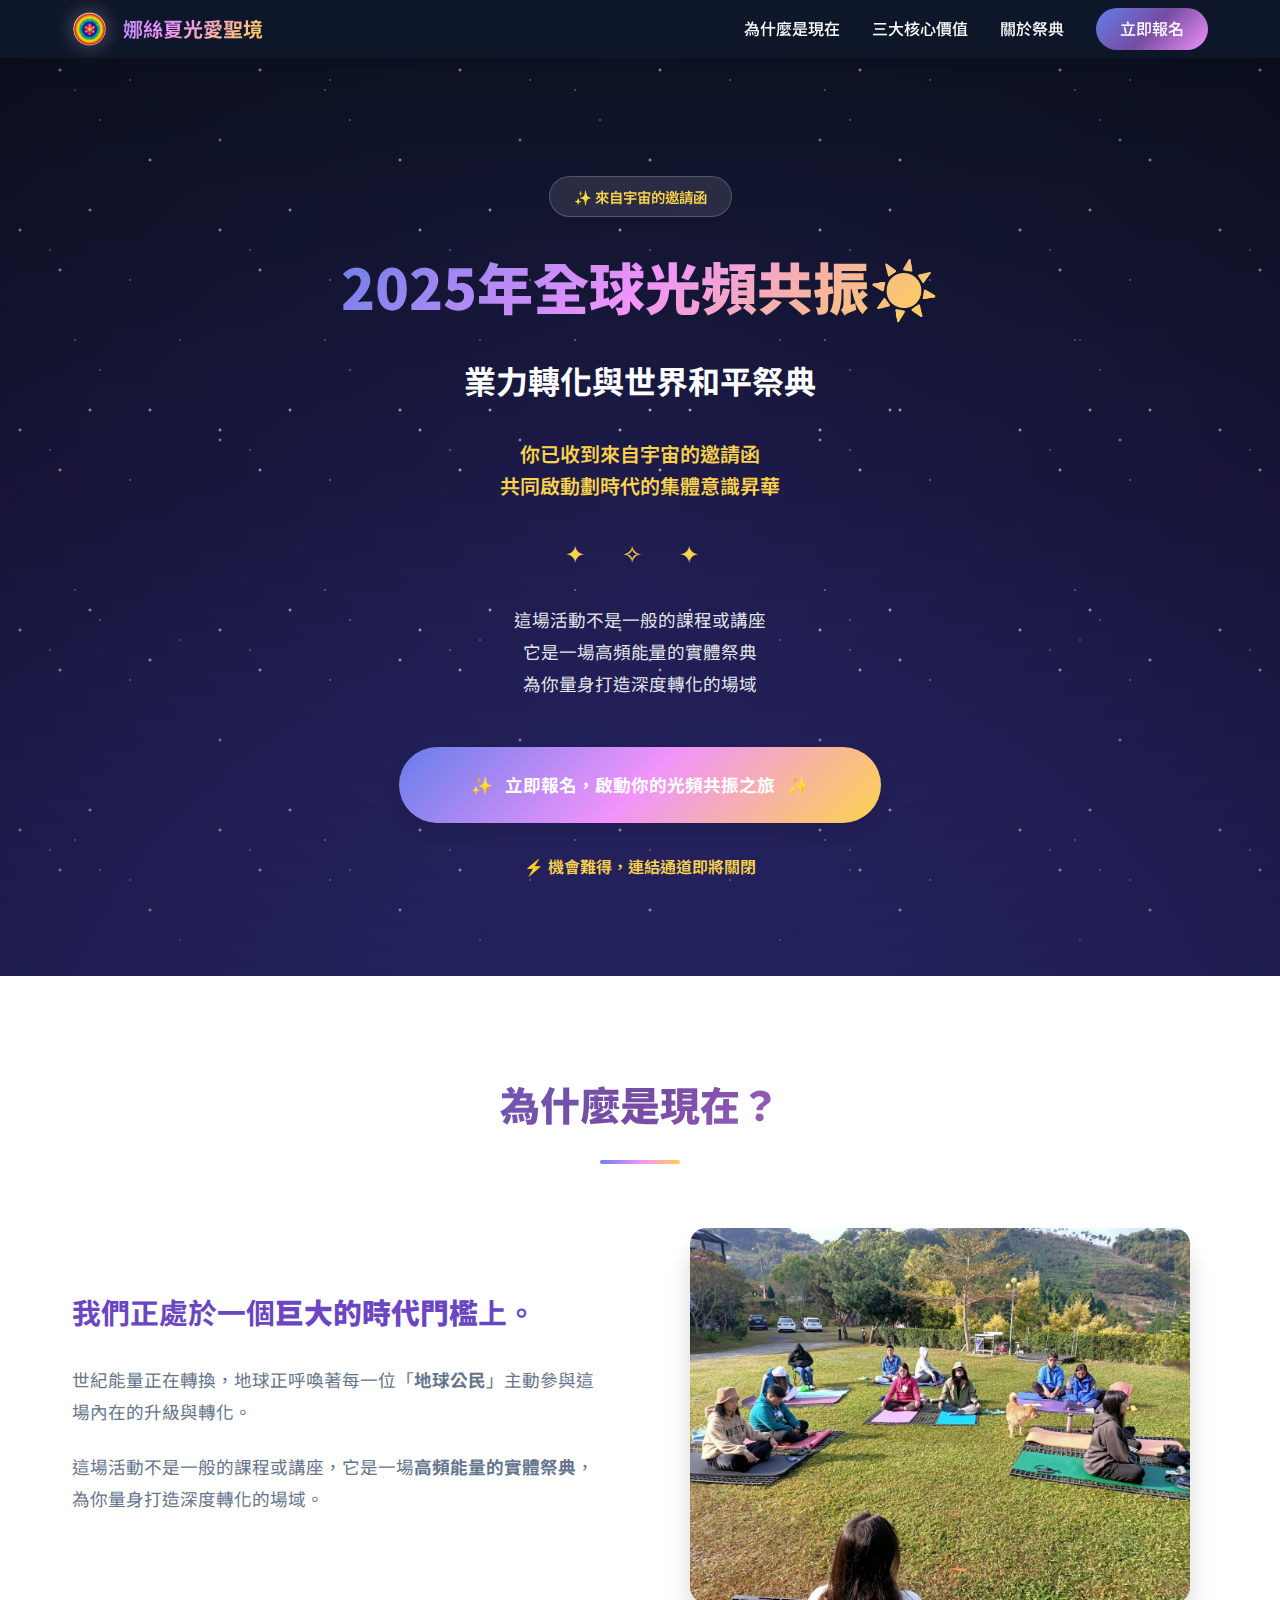
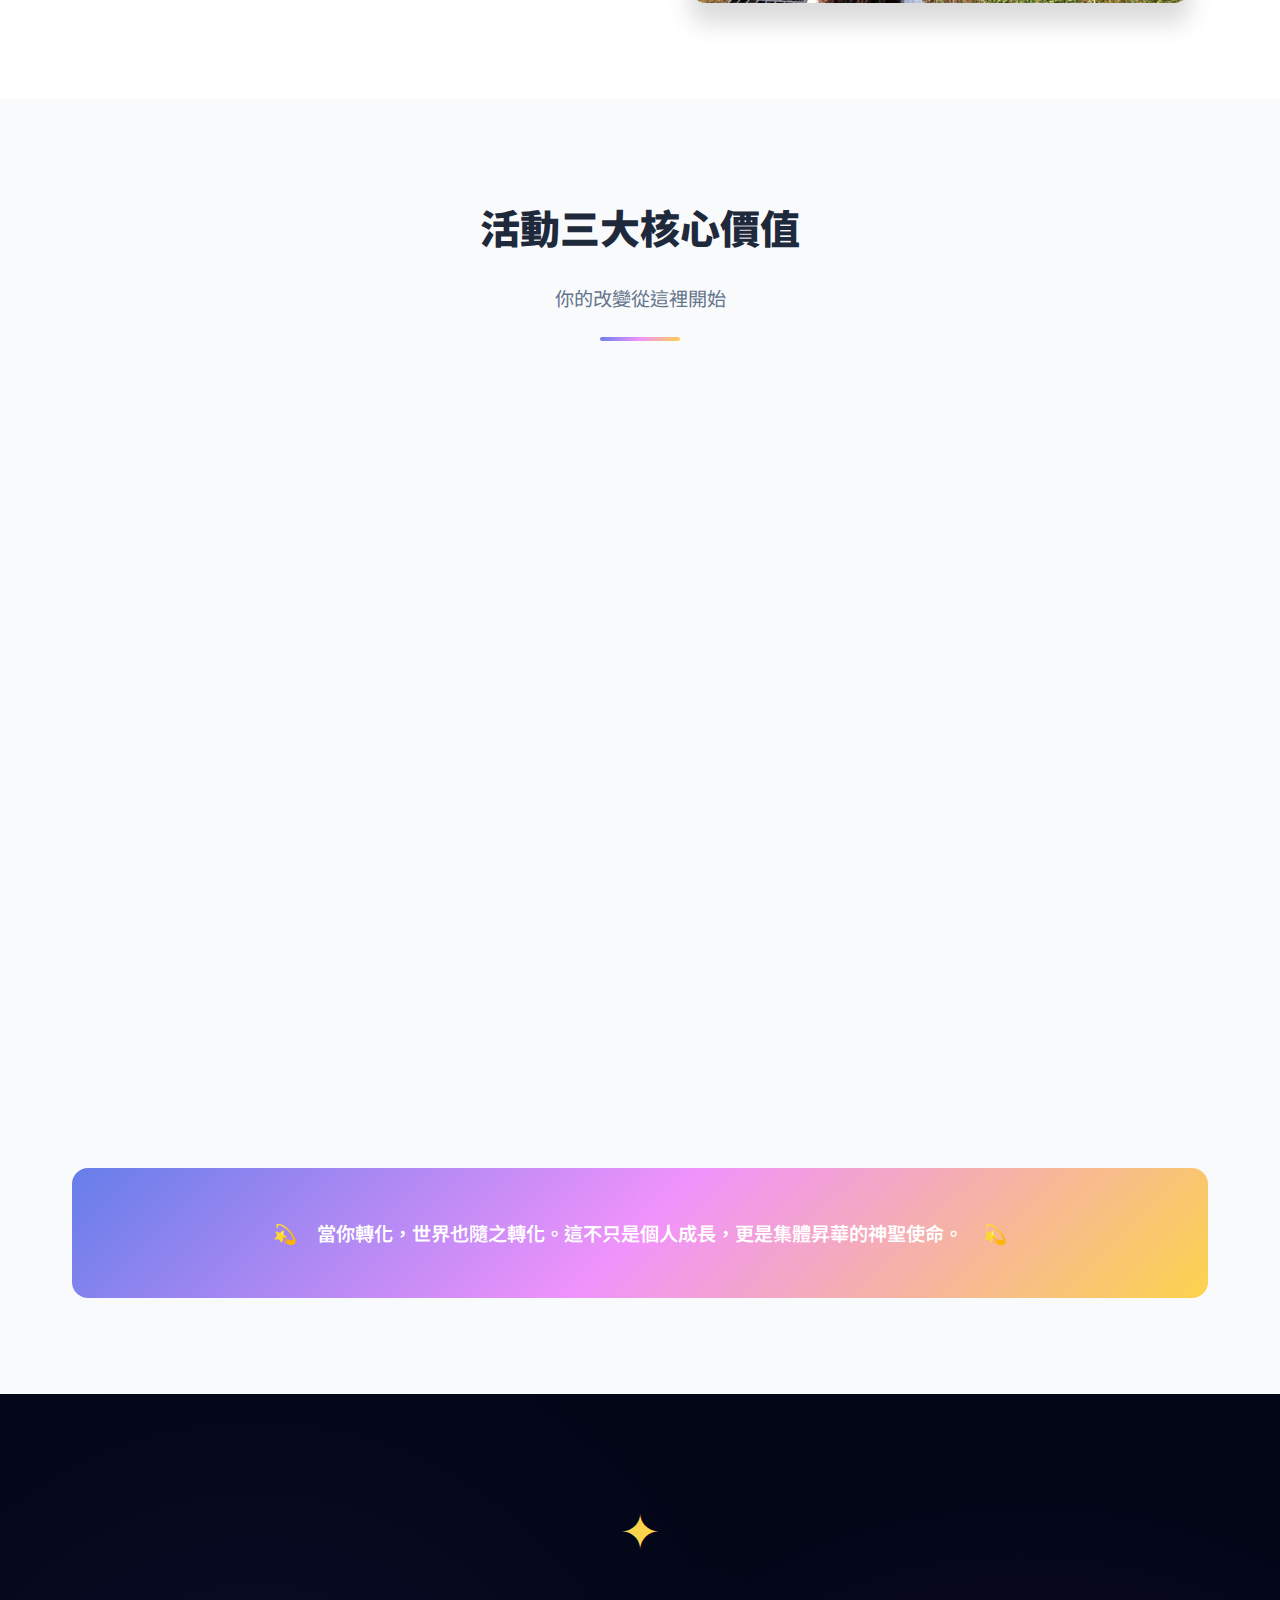
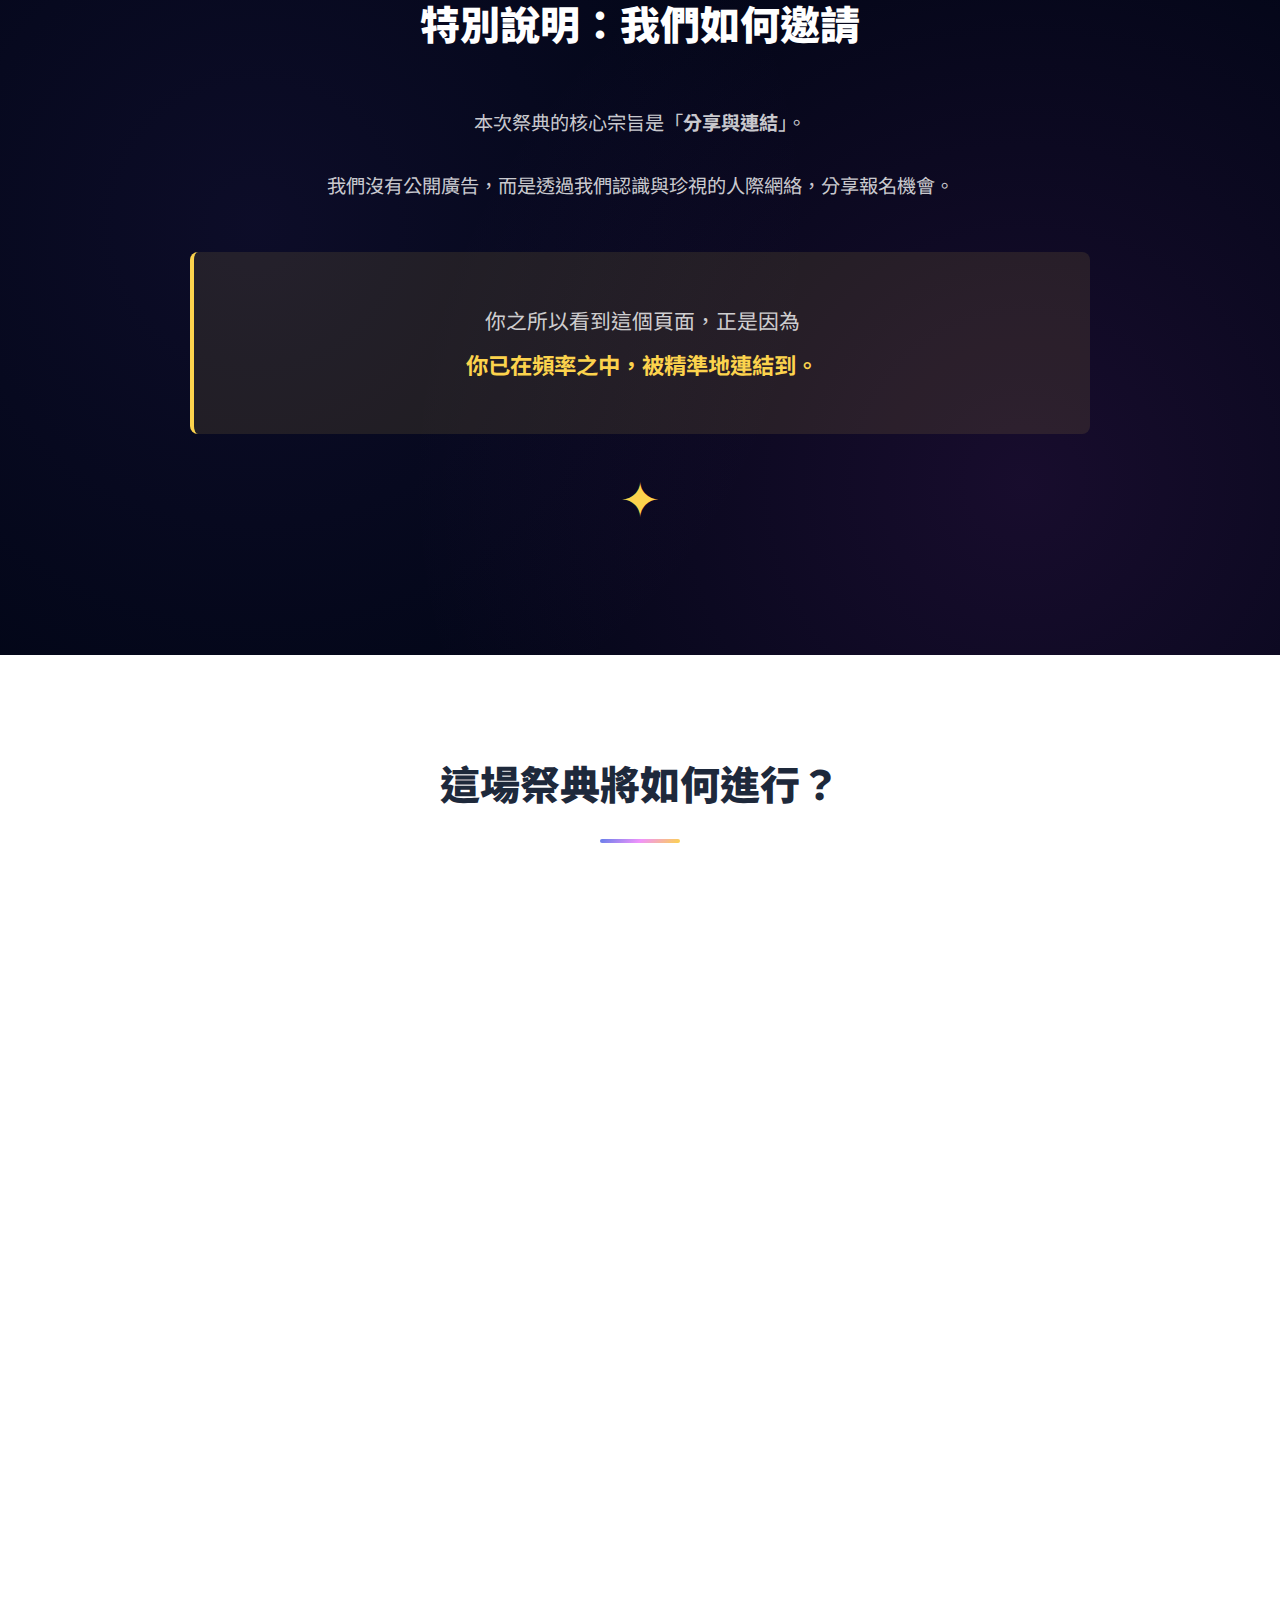
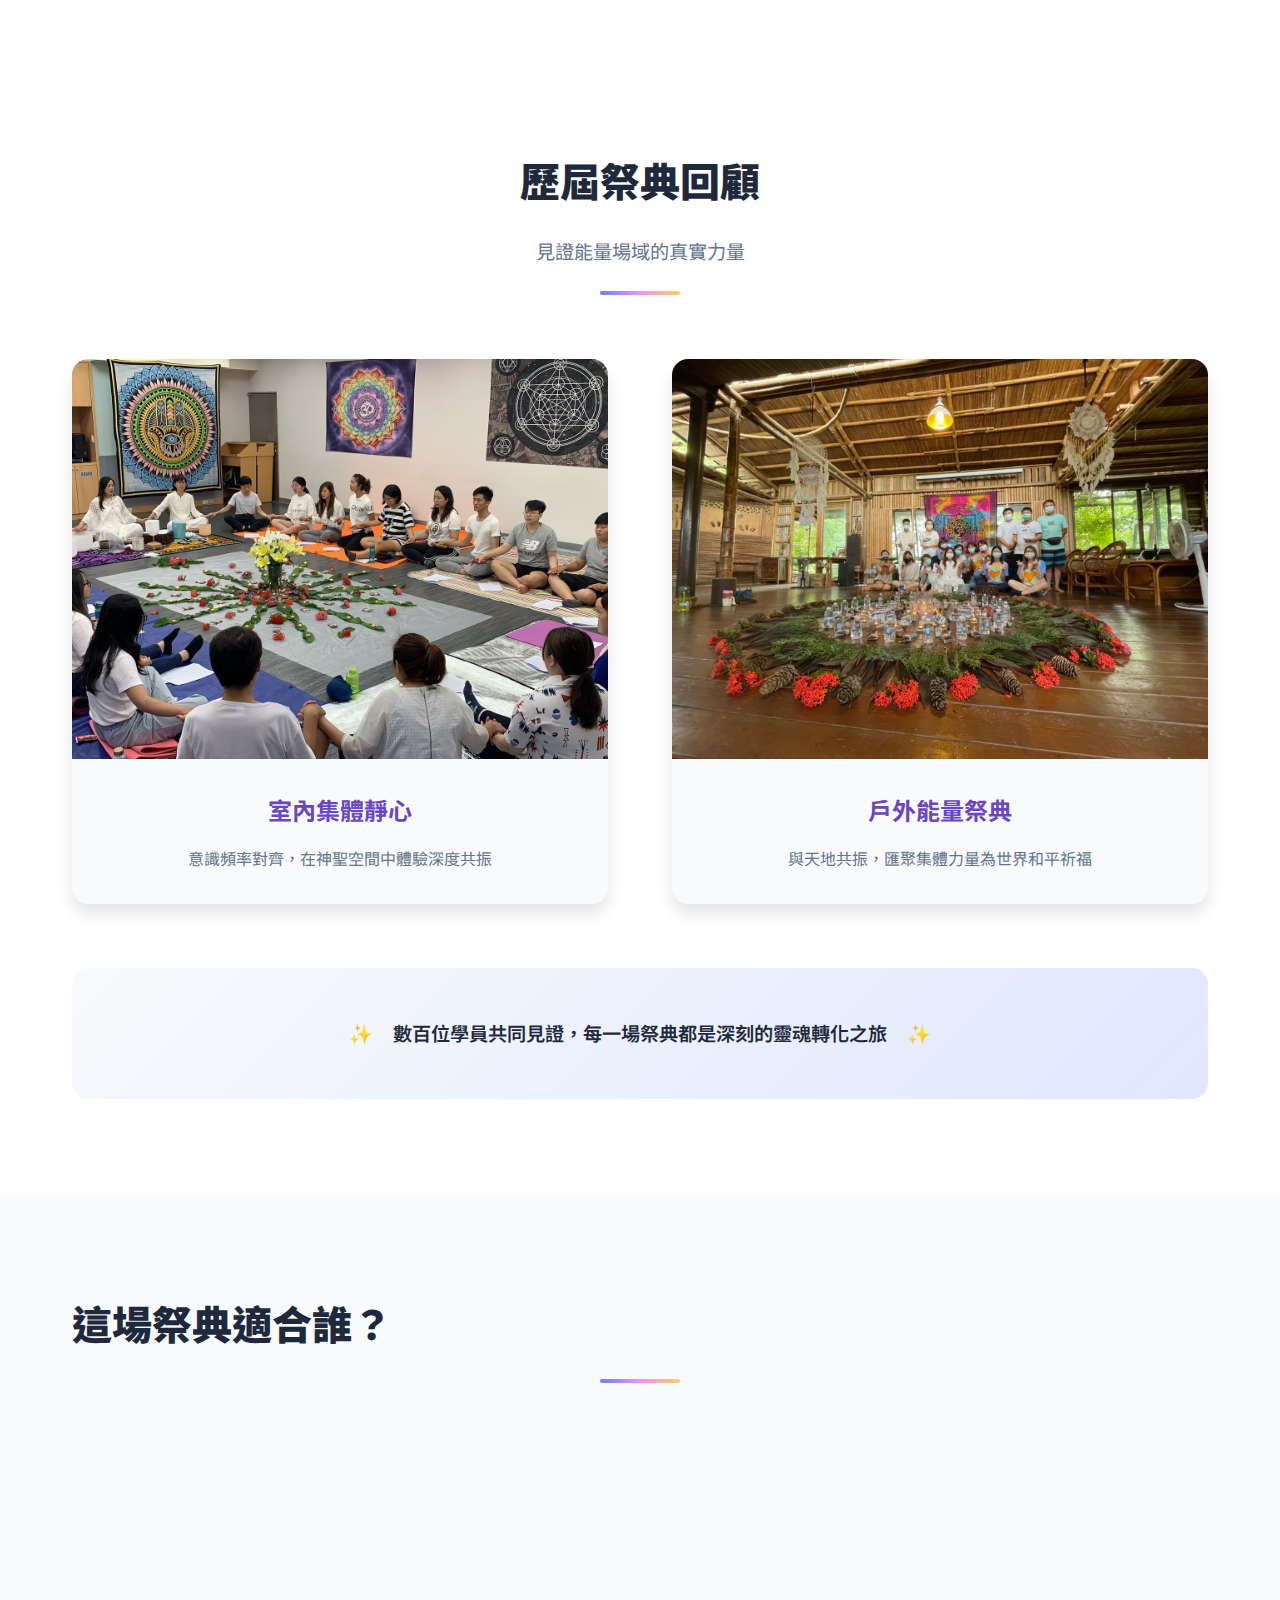
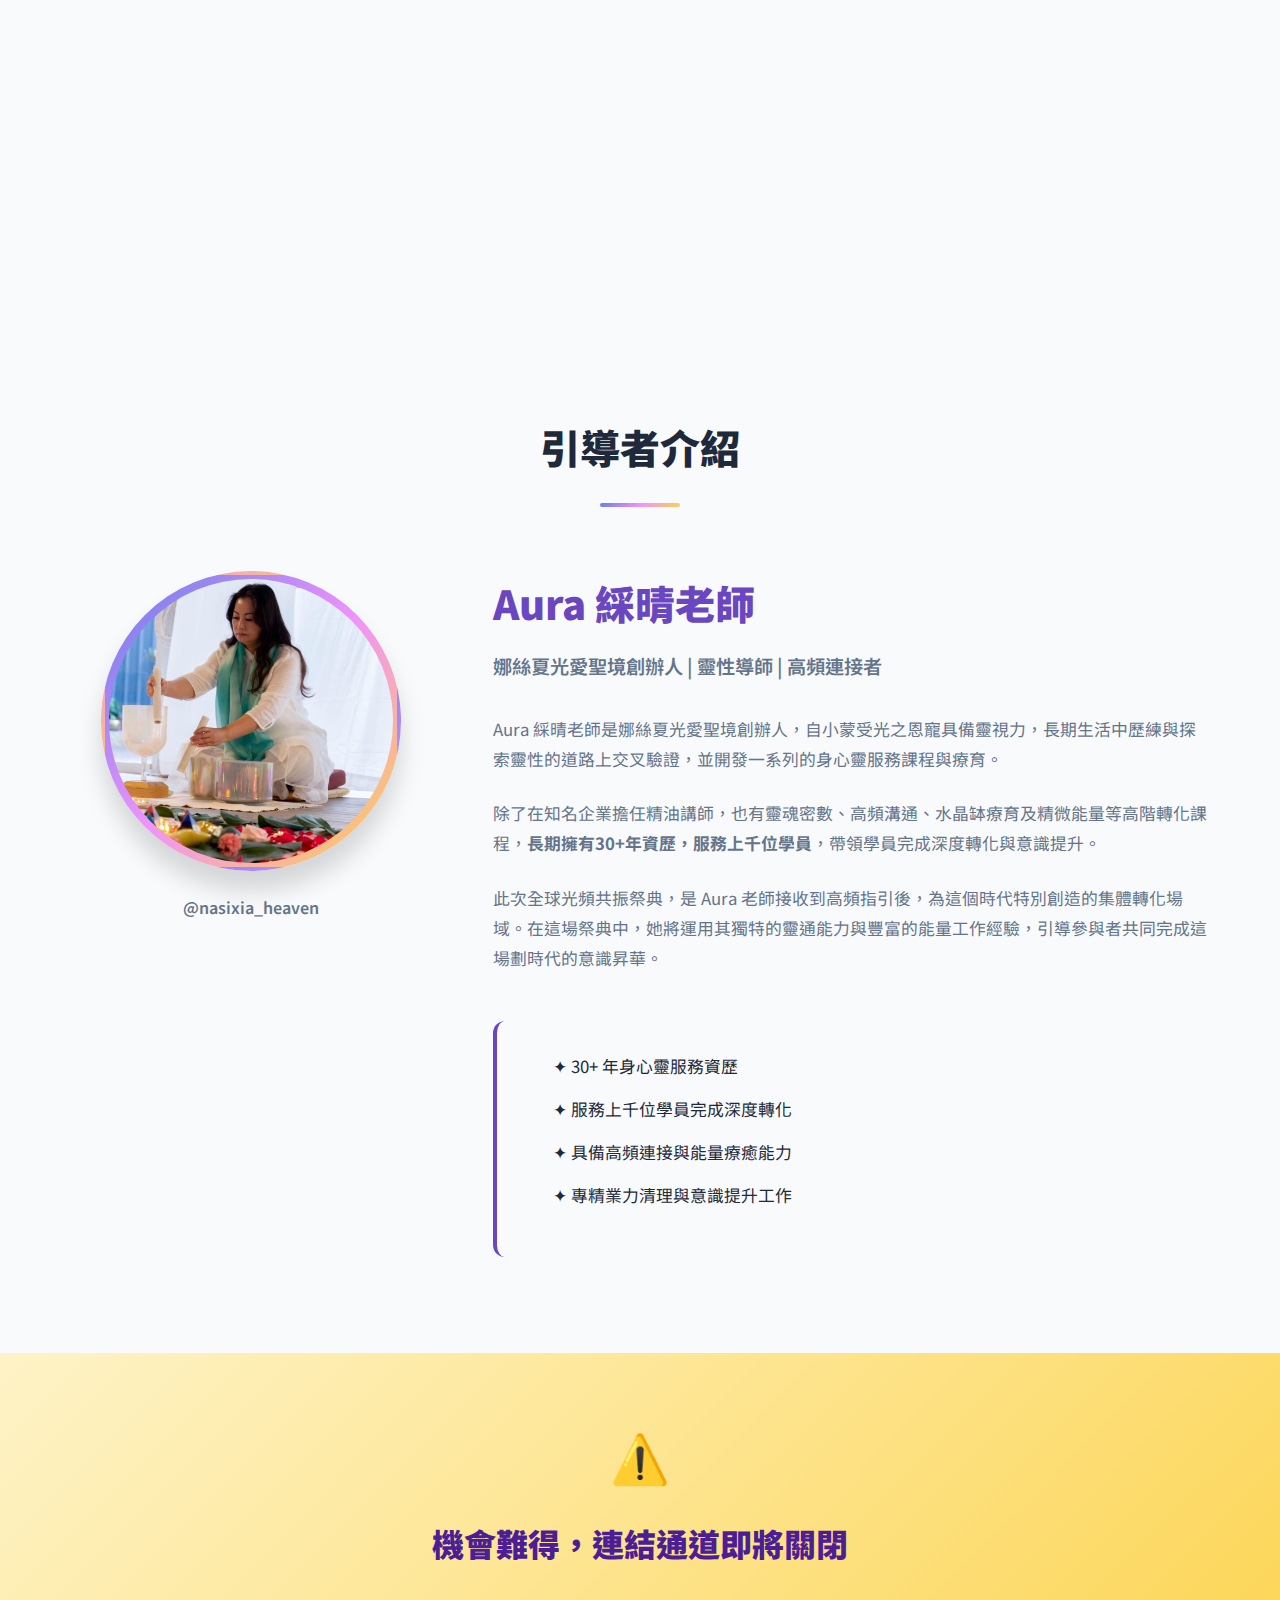
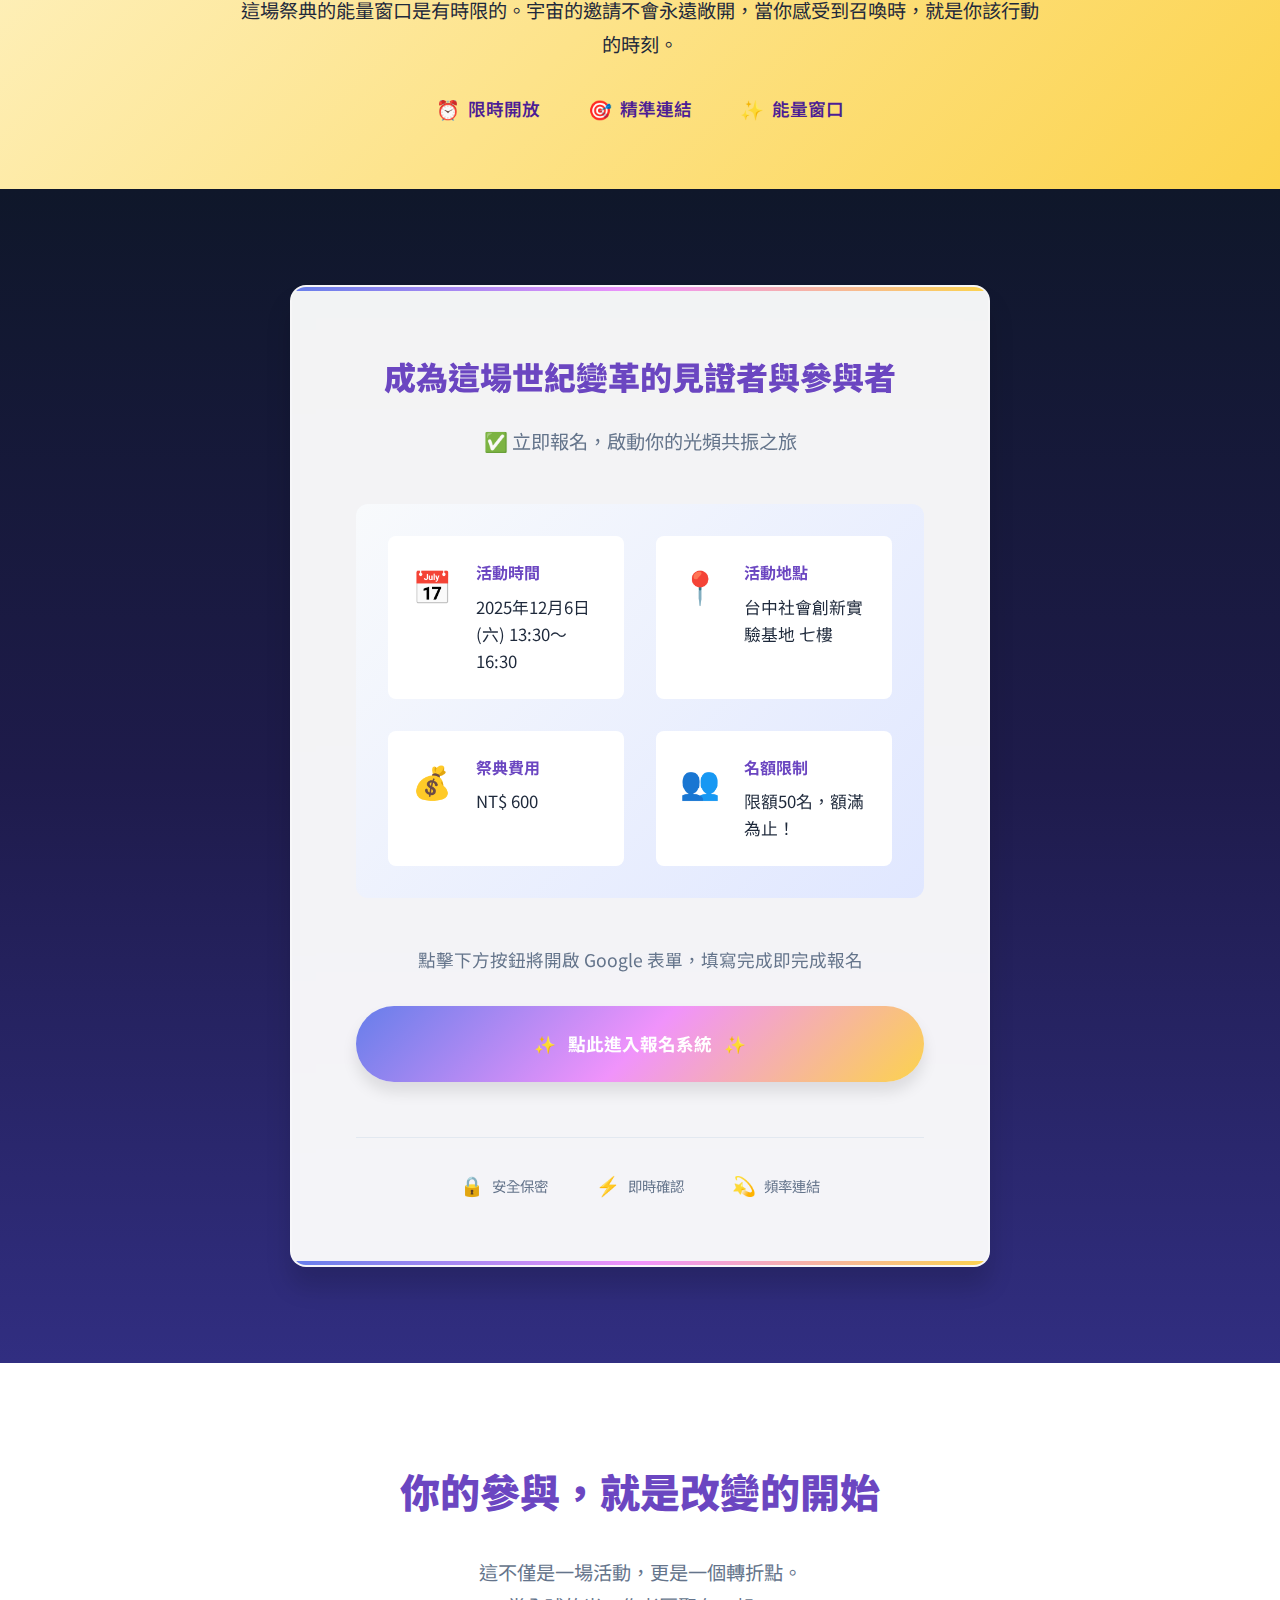
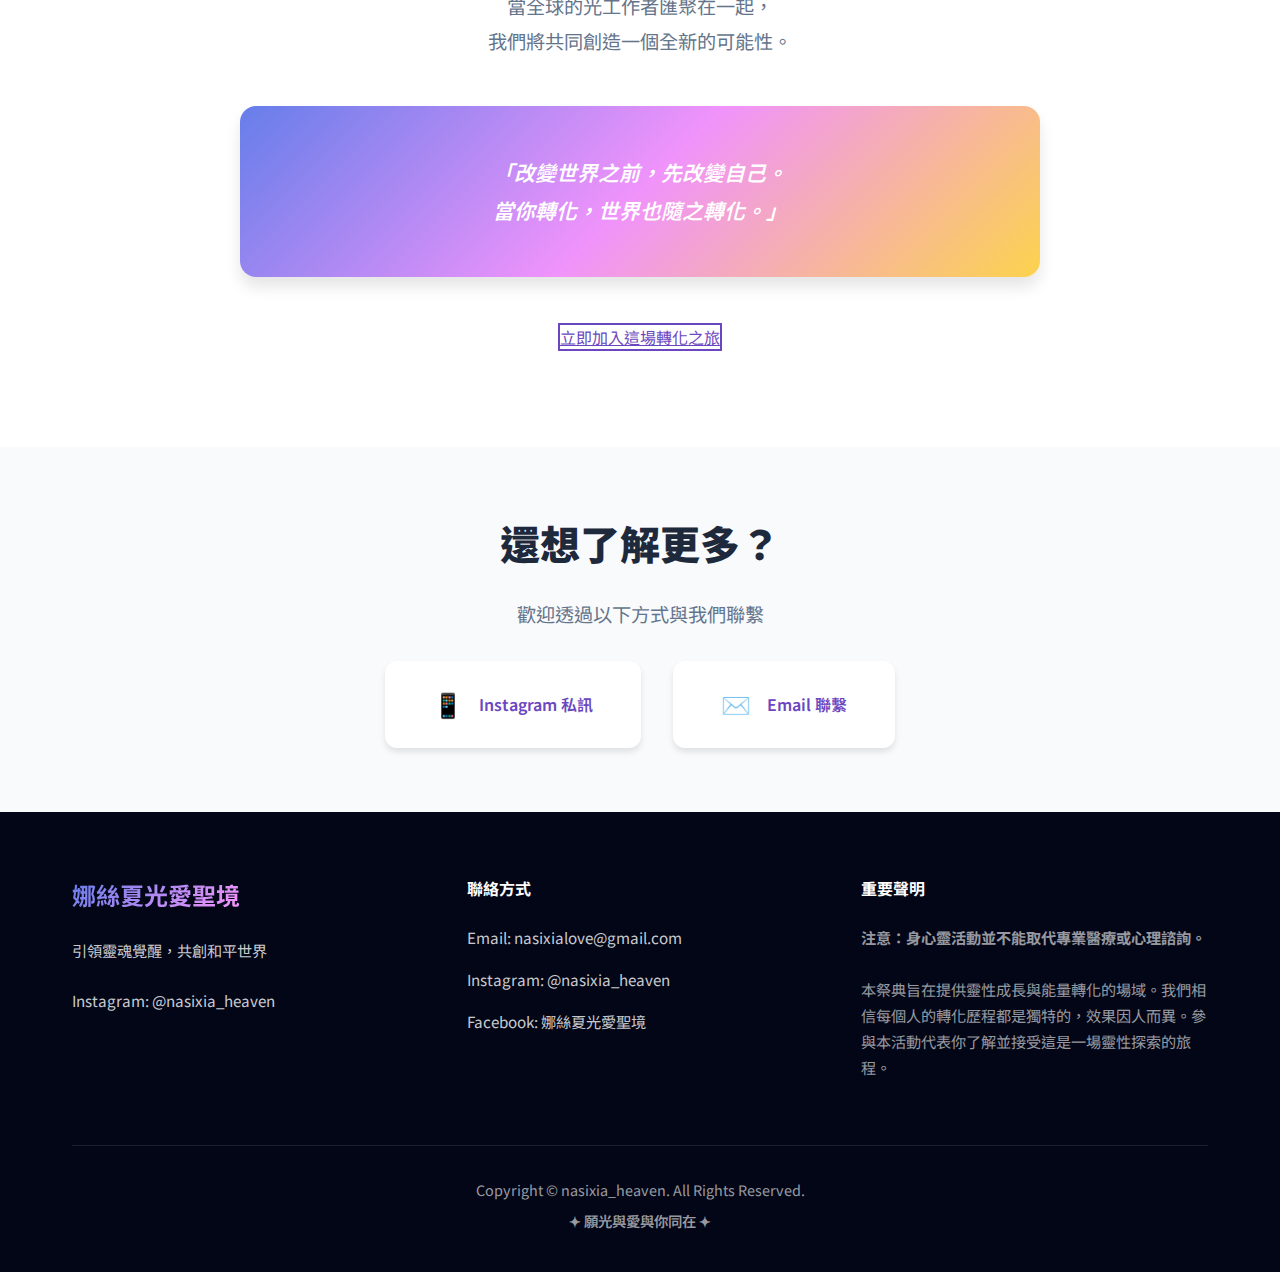
<file: index.html>
<!DOCTYPE html>
<html lang="zh-TW">
<head>
    <meta charset="UTF-8">
    <meta name="viewport" content="width=device-width, initial-scale=1.0">
    <title>2025年全球光頻共振☀️業力轉化與世界和平祭典 | 娜絲夏光愛聖境</title>
    <meta name="description" content="你已收到來自宇宙的邀請函，共同啟動劃時代的集體意識昇華。立即報名參與這場高頻能量的實體祭典。">
    <link rel="stylesheet" href="styles.css">
    <link rel="preconnect" href="https://fonts.googleapis.com">
    <link rel="preconnect" href="https://fonts.gstatic.com" crossorigin>
    <link href="https://fonts.googleapis.com/css2?family=Noto+Sans+TC:wght@300;400;500;700;900&display=swap" rel="stylesheet">
</head>
<body>
    <!-- 導航欄 -->
    <nav class="navbar">
        <div class="container">
            <div class="nav-brand">
                <img src="LOGO圓框_去背.png" alt="娜絲夏光愛聖境" class="nav-logo">
                娜絲夏光愛聖境
            </div>
            
            <!-- 漢堡選單按鈕 (僅手機顯示) -->
            <button class="mobile-menu-toggle" id="mobileMenuToggle" aria-label="選單">
                <span class="hamburger-line"></span>
                <span class="hamburger-line"></span>
                <span class="hamburger-line"></span>
            </button>
            
            <div class="nav-links" id="navLinks">
                <a href="#why-now">為什麼是現在</a>
                <a href="#core-values">三大核心價值</a>
                <a href="#about">關於祭典</a>
                <a href="#register" class="btn-nav">立即報名</a>
            </div>
        </div>
    </nav>

    <!-- Hero Section -->
    <section class="hero cosmic">
        <div class="cosmic-bg">
            <div class="stars"></div>
            <div class="stars2"></div>
            <div class="stars3"></div>
        </div>
        <div class="hero-overlay"></div>
        <div class="container hero-content">
            <div class="hero-badge cosmic-badge">✨ 來自宇宙的邀請函</div>
            <h1 class="hero-title cosmic-title">2025年全球光頻共振☀️</h1>
            <h2 class="hero-subtitle cosmic-subtitle">業力轉化與世界和平祭典</h2>
            <p class="hero-description cosmic-description">
                你已收到來自宇宙的邀請函<br>
                共同啟動劃時代的集體意識昇華
            </p>
            <div class="hero-divider">
                <span class="divider-symbol">✦ ✧ ✦</span>
            </div>
            <p class="hero-text cosmic-text">
                這場活動不是一般的課程或講座<br>
                它是一場高頻能量的實體祭典<br>
                為你量身打造深度轉化的場域
            </p>
            <a href="#register" class="btn-primary btn-large btn-cosmic pulse-animation">
                <span class="btn-icon">✨</span>
                立即報名，啟動你的光頻共振之旅
                <span class="btn-icon">✨</span>
            </a>
            <p class="hero-notice">⚡ 機會難得，連結通道即將關閉</p>
        </div>
    </section>

    <!-- Why Now Section -->
    <section id="why-now" class="why-now">
        <div class="container">
            <div class="section-header">
                <h2 class="section-title cosmic-title-dark">為什麼是現在？</h2>
                <div class="title-underline"></div>
            </div>
            
            <div class="why-now-content">
                <div class="why-now-text">
                    <p class="large-text">
                        我們正處於一個<strong>巨大的時代門檻</strong>上。
                    </p>
                    <p class="content-text">
                        世紀能量正在轉換，地球正呼喚著每一位「<strong>地球公民</strong>」主動參與這場內在的升級與轉化。
                    </p>
                    <p class="content-text">
                        這場活動不是一般的課程或講座，它是一場<strong>高頻能量的實體祭典</strong>，為你量身打造深度轉化的場域。
                    </p>
                </div>
                
                <div class="why-now-visual">
                    <img src="戶外課.jpg" alt="娜絲夏光愛聖境戶外靜心活動" class="event-photo">
                </div>
            </div>
        </div>
    </section>

    <!-- Core Values Section -->
    <section id="core-values" class="core-values">
        <div class="container">
            <div class="section-header">
                <h2 class="section-title">活動三大核心價值</h2>
                <p class="section-subtitle">你的改變從這裡開始</p>
                <div class="title-underline"></div>
            </div>

            <div class="values-grid">
                <!-- Value 1 -->
                <div class="value-card">
                    <div class="value-number">I</div>
                    <div class="value-icon-large">🔥</div>
                    <h3 class="value-title">業力轉化</h3>
                    <div class="value-divider"></div>
                    <h4 class="value-objective">核心目標</h4>
                    <p class="value-description">
                        深度清理和釋放長期以來困擾你的舊有模式、家族與累世印記
                    </p>
                    <h4 class="value-result">你將獲得的改變</h4>
                    <p class="value-benefit">
                        擺脫無形的生命重擔，為你的未來騰出空間。重新找回生命的輕盈與自由，開啟全新的人生可能性。
                    </p>
                </div>

                <!-- Value 2 -->
                <div class="value-card featured-value">
                    <div class="value-badge">核心重點</div>
                    <div class="value-number">II</div>
                    <div class="value-icon-large">✨</div>
                    <h3 class="value-title">提昇意識</h3>
                    <div class="value-divider"></div>
                    <h4 class="value-objective">核心目標</h4>
                    <p class="value-description">
                        在集體高頻共振場中，協助你的意識快速躍遷
                    </p>
                    <h4 class="value-result">你將獲得的改變</h4>
                    <p class="value-benefit">
                        突破認知限制，開啟更清晰、更覺醒的生命視角。體驗意識擴展帶來的深刻洞見與智慧。
                    </p>
                </div>

                <!-- Value 3 -->
                <div class="value-card">
                    <div class="value-number">III</div>
                    <div class="value-icon-large">🌏</div>
                    <h3 class="value-title">世界和平</h3>
                    <div class="value-divider"></div>
                    <h4 class="value-objective">核心目標</h4>
                    <p class="value-description">
                        你的個人轉化，就是世界和平的基石
                    </p>
                    <h4 class="value-result">你將獲得的改變</h4>
                    <p class="value-benefit">
                        我們將匯聚全球公民的力量，共同發送和平頻率，成為地球集體意識轉變的關鍵力量。
                    </p>
                </div>
            </div>

            <div class="values-summary">
                <div class="summary-box">
                    <p class="summary-text">
                        <span class="summary-icon">💫</span>
                        當你轉化，世界也隨之轉化。這不只是個人成長，更是集體昇華的神聖使命。
                        <span class="summary-icon">💫</span>
                    </p>
                </div>
            </div>
        </div>
    </section>

    <!-- Special Invitation Section -->
    <section class="special-invitation">
        <div class="container">
            <div class="invitation-content">
                <div class="invitation-symbol">✦</div>
                <h2 class="invitation-title">特別說明：我們如何邀請</h2>
                <div class="invitation-text">
                    <p>
                        本次祭典的核心宗旨是「<strong>分享與連結</strong>」。
                    </p>
                    <p>
                        我們沒有公開廣告，而是透過我們認識與珍視的人際網絡，分享報名機會。
                    </p>
                    <p class="highlight-text">
                        你之所以看到這個頁面，正是因為<br>
                        <strong>你已在頻率之中，被精準地連結到。</strong>
                    </p>
                </div>
                <div class="invitation-symbol">✦</div>
            </div>
        </div>
    </section>

    <!-- What to Expect Section -->
    <section class="what-to-expect">
        <div class="container">
            <div class="section-header">
                <h2 class="section-title">這場祭典將如何進行？</h2>
                <div class="title-underline"></div>
            </div>

            <div class="expect-grid">
                <div class="expect-item">
                    <div class="expect-icon">🙏</div>
                    <h3>祈禱文</h3>
                    <p>透過神聖的祈禱文，連結宇宙高頻能量，啟動內在轉化</p>
                </div>

                <div class="expect-item">
                    <div class="expect-icon">🔮</div>
                    <h3>水晶缽音頻共振</h3>
                    <p>由 Aura 老師引導，運用水晶缽的純淨頻率，創造強大的集體能量場</p>
                </div>

                <div class="expect-item">
                    <div class="expect-icon">🧘</div>
                    <h3>靜心活動</h3>
                    <p>在深度靜心中，體驗意識的擴展與提升，回到更穩定的覺察狀態</p>
                </div>

                <div class="expect-item">
                    <div class="expect-icon">🔥</div>
                    <h3>業力轉化</h3>
                    <p>釋放累積已久的業力與因果關係，清理阻礙，讓生命能量自由流動</p>
                </div>

                <div class="expect-item">
                    <div class="expect-icon">✨</div>
                    <h3>意識提昇</h3>
                    <p>在集體共振中，提昇意識頻率，回到更穩定的覺察狀態</p>
                </div>

                <div class="expect-item">
                    <div class="expect-icon">🌍</div>
                    <h3>世界和平</h3>
                    <p>把這份平靜送到世界，匯聚集體力量，為世界和平發聲</p>
                </div>
            </div>
        </div>
    </section>

    <!-- Past Events Gallery Section -->
    <section class="past-events">
        <div class="container">
            <div class="section-header">
                <h2 class="section-title">歷屆祭典回顧</h2>
                <p class="section-subtitle">見證能量場域的真實力量</p>
                <div class="title-underline"></div>
            </div>
            
            <div class="gallery-grid">
                <div class="gallery-item">
                    <img src="室內活動.jpg" alt="室內集體靜心活動" class="gallery-photo">
                    <div class="gallery-caption">
                        <h3>室內集體靜心</h3>
                        <p>意識頻率對齊，在神聖空間中體驗深度共振</p>
                    </div>
                </div>
                
                <div class="gallery-item">
                    <img src="疫情祈福.jpg" alt="戶外祈福儀式" class="gallery-photo">
                    <div class="gallery-caption">
                        <h3>戶外能量祭典</h3>
                        <p>與天地共振，匯聚集體力量為世界和平祈福</p>
                    </div>
                </div>
            </div>
            
            <div class="gallery-summary">
                <p>
                    <span class="highlight-icon">✨</span>
                    數百位學員共同見證，每一場祭典都是深刻的靈魂轉化之旅
                    <span class="highlight-icon">✨</span>
                </p>
            </div>
        </div>
    </section>

    <!-- Who Should Join Section -->
    <section class="who-should-join">
        <div class="container">
            <h2 class="section-title">這場祭典適合誰？</h2>
            <div class="title-underline"></div>
            
            <div class="should-join-grid">
                <div class="join-card">
                    <div class="join-check">✓</div>
                    <p>感到生命卡關，渴望突破與轉化的你</p>
                </div>
                <div class="join-card">
                    <div class="join-check">✓</div>
                    <p>想要清理業力模式，釋放家族印記的你</p>
                </div>
                <div class="join-card">
                    <div class="join-check">✓</div>
                    <p>希望提升意識，開啟更高視角的你</p>
                </div>
                <div class="join-card">
                    <div class="join-check">✓</div>
                    <p>願意為地球和平貢獻力量的光工作者</p>
                </div>
                <div class="join-card">
                    <div class="join-check">✓</div>
                    <p>感受到時代召喚，準備好迎接轉變的你</p>
                </div>
                <div class="join-card">
                    <div class="join-check">✓</div>
                    <p>相信集體力量，渴望與全球意識連結的你</p>
                </div>
            </div>
        </div>
    </section>

    <!-- Instructor Section -->
    <section id="about" class="instructor cosmic-instructor">
        <div class="container">
            <div class="section-header">
                <h2 class="section-title">引導者介紹</h2>
                <div class="title-underline"></div>
            </div>
            
            <div class="instructor-content">
                <div class="instructor-image">
                    <img src="滑水晶缽.jpg" alt="Aura 綵晴老師" class="instructor-photo">
                    <div class="instructor-social">@nasixia_heaven</div>
                </div>
                
                <div class="instructor-info">
                    <h3 class="instructor-name">Aura 綵晴老師</h3>
                    <p class="instructor-title">娜絲夏光愛聖境創辦人 | 靈性導師 | 高頻連接者</p>
                    
                    <p class="instructor-bio">
                        Aura 綵晴老師是娜絲夏光愛聖境創辦人，自小蒙受光之恩寵具備靈視力，長期生活中歷練與探索靈性的道路上交叉驗證，並開發一系列的身心靈服務課程與療育。
                    </p>
                    
                    <p class="instructor-bio">
                        除了在知名企業擔任精油講師，也有靈魂密數、高頻溝通、水晶缽療育及精微能量等高階轉化課程，<strong>長期擁有30+年資歷，服務上千位學員</strong>，帶領學員完成深度轉化與意識提升。
                    </p>
                    
                    <p class="instructor-bio">
                        此次全球光頻共振祭典，是 Aura 老師接收到高頻指引後，為這個時代特別創造的集體轉化場域。在這場祭典中，她將運用其獨特的靈通能力與豐富的能量工作經驗，引導參與者共同完成這場劃時代的意識昇華。
                    </p>
                    
                    <div class="instructor-credentials">
                        <div class="credential-item">
                            ✦ 30+ 年身心靈服務資歷
                        </div>
                        <div class="credential-item">
                            ✦ 服務上千位學員完成深度轉化
                        </div>
                        <div class="credential-item">
                            ✦ 具備高頻連接與能量療癒能力
                        </div>
                        <div class="credential-item">
                            ✦ 專精業力清理與意識提升工作
                        </div>
                    </div>
                </div>
            </div>
        </div>
    </section>

    <!-- Urgency Section -->
    <section class="urgency-section">
        <div class="container">
            <div class="urgency-box">
                <div class="urgency-icon pulse-animation">⚠️</div>
                <h2 class="urgency-title">機會難得，連結通道即將關閉</h2>
                <p class="urgency-text">
                    這場祭典的能量窗口是有時限的。宇宙的邀請不會永遠敞開，當你感受到召喚時，就是你該行動的時刻。
                </p>
                <div class="urgency-features">
                    <div class="urgency-feature">
                        <span class="feature-icon">⏰</span>
                        <span>限時開放</span>
                    </div>
                    <div class="urgency-feature">
                        <span class="feature-icon">🎯</span>
                        <span>精準連結</span>
                    </div>
                    <div class="urgency-feature">
                        <span class="feature-icon">✨</span>
                        <span>能量窗口</span>
                    </div>
                </div>
            </div>
        </div>
    </section>

    <!-- Registration Section -->
    <section id="register" class="registration cosmic-registration">
        <div class="container">
            <div class="registration-card cosmic-card">
                <div class="cosmic-decoration top"></div>
                
                <div class="registration-header">
                    <h2 class="registration-title">成為這場世紀變革的見證者與參與者</h2>
                    <p class="registration-subtitle">
                        ✅ 立即報名，啟動你的光頻共振之旅
                    </p>
                </div>
                
                <!-- 活動資訊 -->
                <div class="event-details">
                    <div class="event-detail-item">
                        <div class="detail-icon">📅</div>
                        <div class="detail-content">
                            <h4>活動時間</h4>
                            <p>2025年12月6日(六) 13:30～16:30</p>
                        </div>
                    </div>
                    
                    <div class="event-detail-item">
                        <div class="detail-icon">📍</div>
                        <div class="detail-content">
                            <h4>活動地點</h4>
                            <p>台中社會創新實驗基地 七樓</p>
                        </div>
                    </div>
                    
                    <div class="event-detail-item">
                        <div class="detail-icon">💰</div>
                        <div class="detail-content">
                            <h4>祭典費用</h4>
                            <p>NT$ 600</p>
                        </div>
                    </div>
                    
                    <div class="event-detail-item">
                        <div class="detail-icon">👥</div>
                        <div class="detail-content">
                            <h4>名額限制</h4>
                            <p>限額50名，額滿為止！</p>
                        </div>
                    </div>
                </div>

                <div class="registration-info">
                    <p class="form-instruction">
                        點擊下方按鈕將開啟 Google 表單，填寫完成即完成報名
                    </p>
                    <a href="https://docs.google.com/forms/d/1eaY0MMpDBqklC9-PZ-tYJ_GSwRJkVMqYVyYVnoLweTg/edit" 
                       target="_blank" 
                       class="btn-primary btn-large btn-full btn-cosmic pulse-animation"
                       onclick="trackEvent('Registration', 'Click', 'Google Form')">
                        <span class="btn-icon">✨</span>
                        點此進入報名系統
                        <span class="btn-icon">✨</span>
                    </a>
                </div>

                <!-- 方法 2: 使用內嵌表單並發送到 Google Sheets（需要設定 Google Apps Script） -->
                <!-- 如果要使用方法2，請取消下方註解並刪除上方的方法1代碼 -->
                <!--
                <form class="registration-form cosmic-form" id="registrationForm">
                    <div class="form-group">
                        <label for="name">
                            <span class="label-icon">✦</span>
                            姓名 *
                        </label>
                        <input type="text" id="name" name="name" required placeholder="請輸入您的姓名">
                    </div>
                    
                    <div class="form-group">
                        <label for="email">
                            <span class="label-icon">✦</span>
                            Email *
                        </label>
                        <input type="email" id="email" name="email" required placeholder="請輸入您的電子郵件">
                    </div>
                    
                    <div class="form-group">
                        <label for="phone">
                            <span class="label-icon">✦</span>
                            聯絡電話
                        </label>
                        <input type="tel" id="phone" name="phone" placeholder="請輸入您的聯絡電話（選填）">
                    </div>
                    
                    <div class="form-group">
                        <label for="message">
                            <span class="label-icon">✦</span>
                            你如何得知這場祭典？
                        </label>
                        <textarea id="message" name="message" rows="3" placeholder="請分享是誰或什麼機緣讓你看到這個頁面（選填）"></textarea>
                    </div>
                    
                    <button type="submit" class="btn-primary btn-large btn-full btn-cosmic pulse-animation">
                        <span class="btn-icon">✨</span>
                        點此進入報名系統
                        <span class="btn-icon">✨</span>
                    </button>
                </form>
                -->
                
                <div class="registration-features cosmic-features">
                    <div class="feature-item">
                        <span class="feature-icon">🔒</span>
                        <span>安全保密</span>
                    </div>
                    <div class="feature-item">
                        <span class="feature-icon">⚡</span>
                        <span>即時確認</span>
                    </div>
                    <div class="feature-item">
                        <span class="feature-icon">💫</span>
                        <span>頻率連結</span>
                    </div>
                </div>
                
                <div class="cosmic-decoration bottom"></div>
            </div>
        </div>
    </section>

    <!-- Final CTA Section -->
    <section class="final-cta">
        <div class="container">
            <div class="final-cta-content">
                <h2 class="final-cta-title">你的參與，就是改變的開始</h2>
                <p class="final-cta-text">
                    這不僅是一場活動，更是一個轉折點。<br>
                    當全球的光工作者匯聚在一起，<br>
                    我們將共同創造一個全新的可能性。
                </p>
                <div class="final-cta-quote">
                    <p>「改變世界之前，先改變自己。<br>當你轉化，世界也隨之轉化。」</p>
                </div>
                <a href="#register" class="btn-secondary btn-large">立即加入這場轉化之旅</a>
            </div>
        </div>
    </section>

    <!-- Contact Section -->
    <section class="contact-section">
        <div class="container">
            <h2 class="section-title">還想了解更多？</h2>
            <p class="section-subtitle">歡迎透過以下方式與我們聯繫</p>
            <div class="contact-options">
                <a href="https://www.instagram.com/nasixia_heaven/" target="_blank" class="contact-btn">
                    <span class="contact-icon">📱</span>
                    Instagram 私訊
                </a>
                <a href="mailto:nasixialove@gmail.com" class="contact-btn">
                    <span class="contact-icon">✉️</span>
                    Email 聯繫
                </a>
            </div>
        </div>
    </section>

    <!-- Footer -->
    <footer class="footer cosmic-footer">
        <div class="container">
            <div class="footer-content">
                <div class="footer-section">
                    <h3>娜絲夏光愛聖境</h3>
                    <p>引領靈魂覺醒，共創和平世界</p>
                    <div class="footer-social">
                        <p>Instagram: @nasixia_heaven</p>
                    </div>
                </div>
                
                <div class="footer-section">
                    <h4>聯絡方式</h4>
                    <p>Email: nasixialove@gmail.com</p>
                    <p>Instagram: @nasixia_heaven</p>
                    <p>Facebook: 娜絲夏光愛聖境</p>
                </div>
                
                <div class="footer-section">
                    <h4>重要聲明</h4>
                    <p class="disclaimer">
                        <strong>注意：身心靈活動並不能取代專業醫療或心理諮詢。</strong><br><br>
                        本祭典旨在提供靈性成長與能量轉化的場域。我們相信每個人的轉化歷程都是獨特的，效果因人而異。參與本活動代表你了解並接受這是一場靈性探索的旅程。
                    </p>
                </div>
            </div>
            
            <div class="footer-bottom">
                <p>Copyright © nasixia_heaven. All Rights Reserved.</p>
                <p class="footer-blessing">✦ 願光與愛與你同在 ✦</p>
            </div>
        </div>
    </footer>

    <script src="script.js"></script>
</body>
</html>
</file>
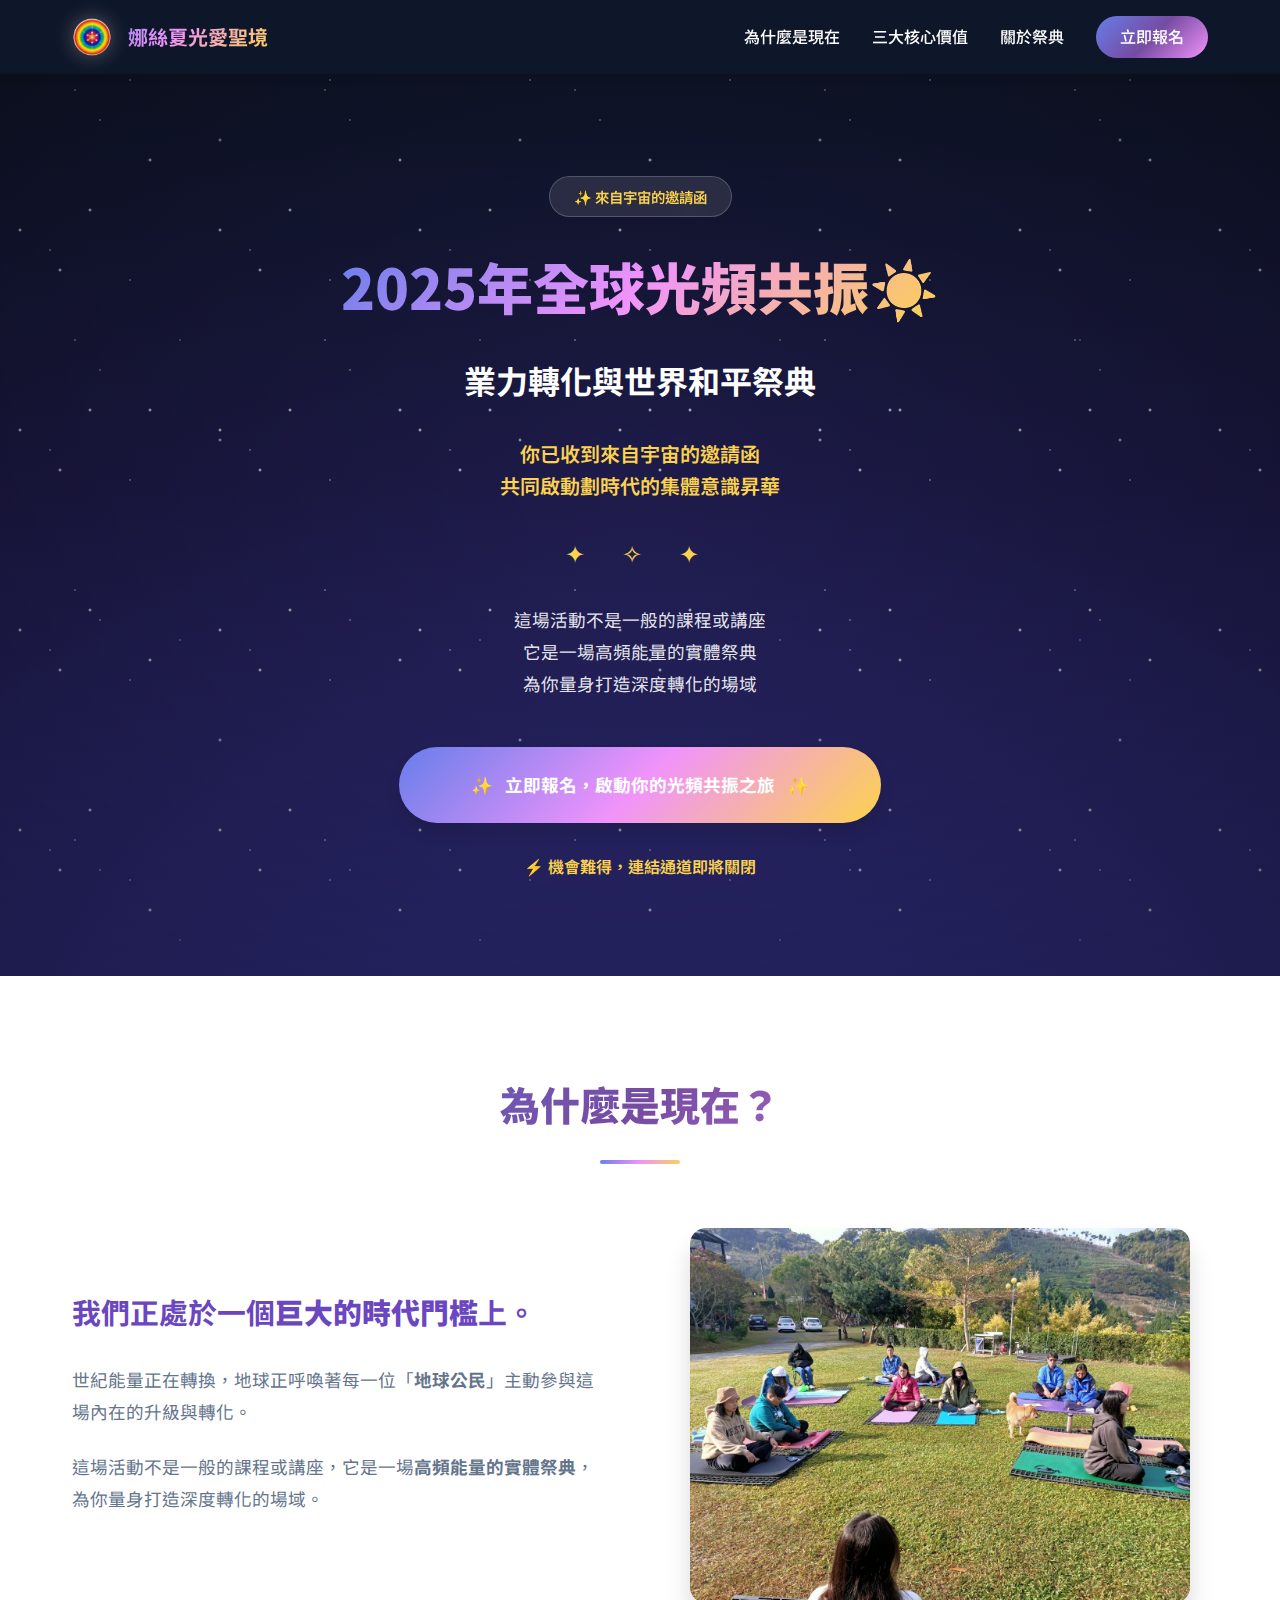
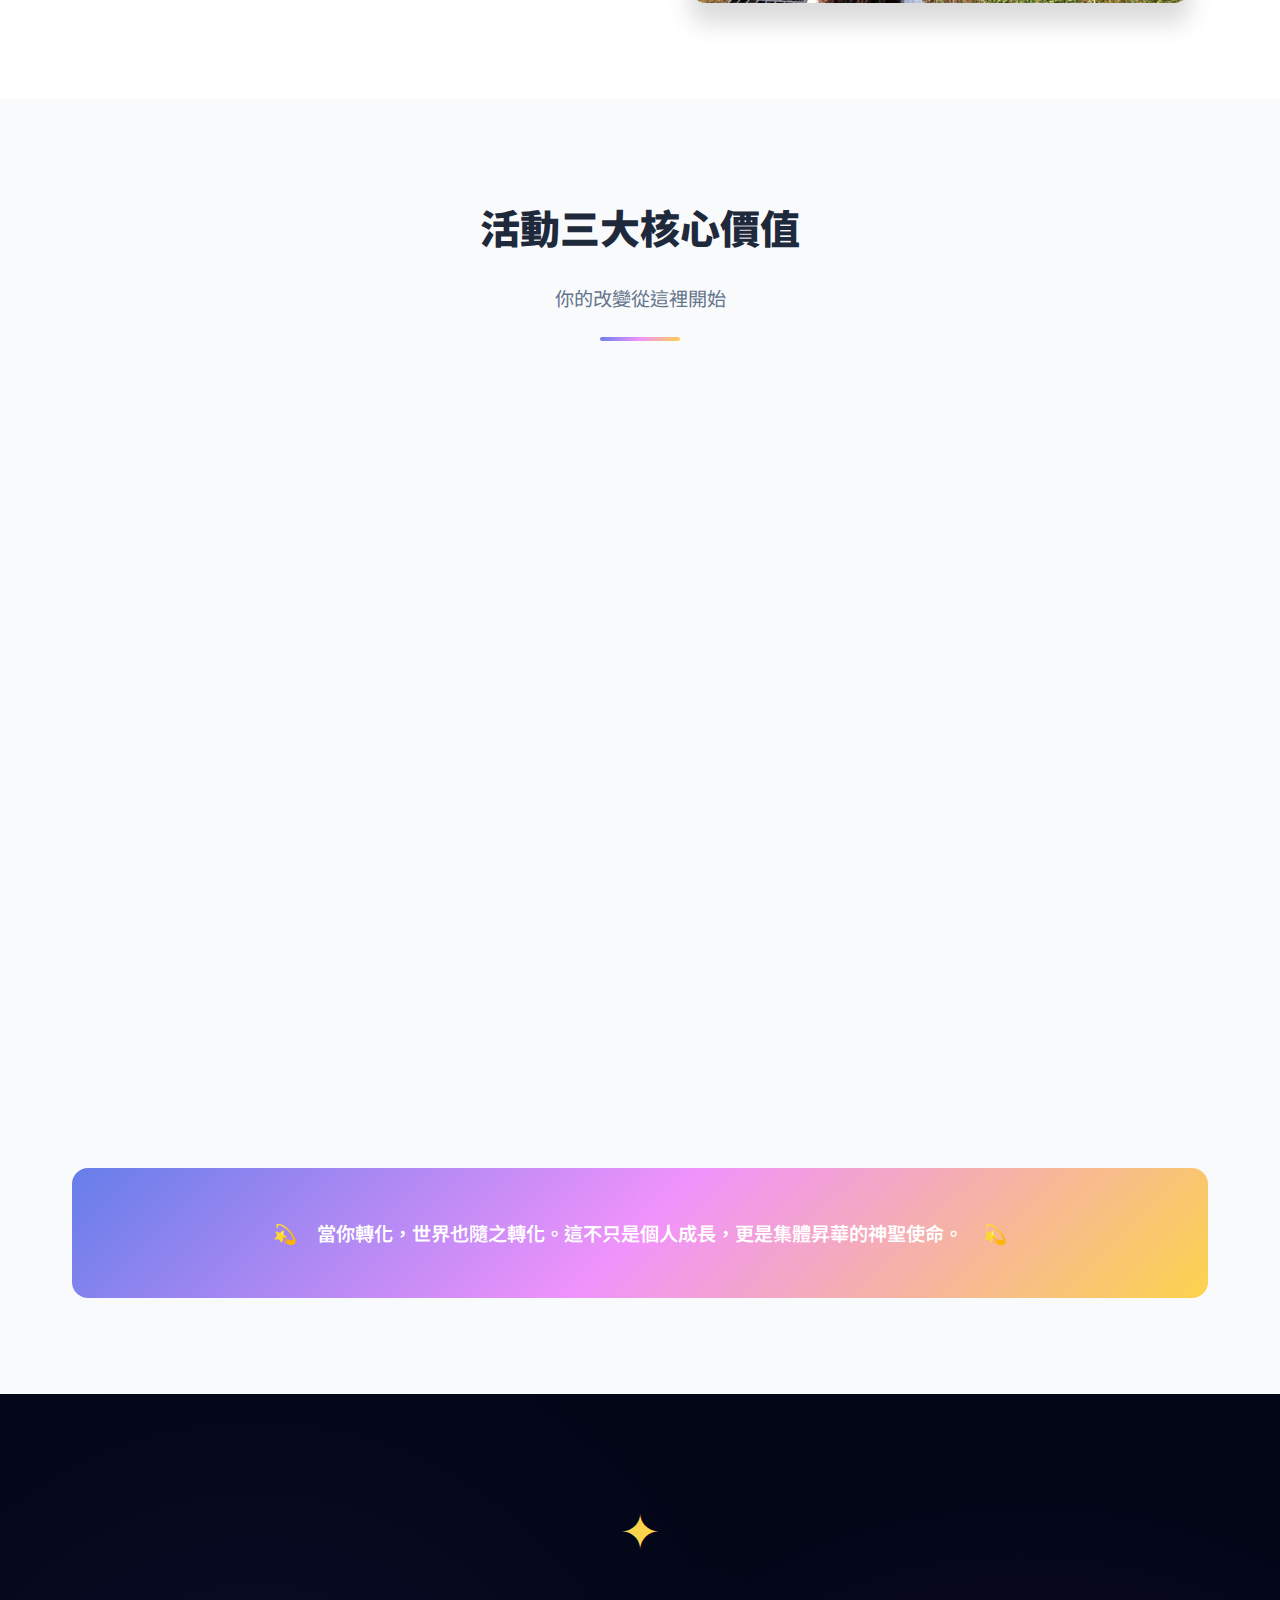
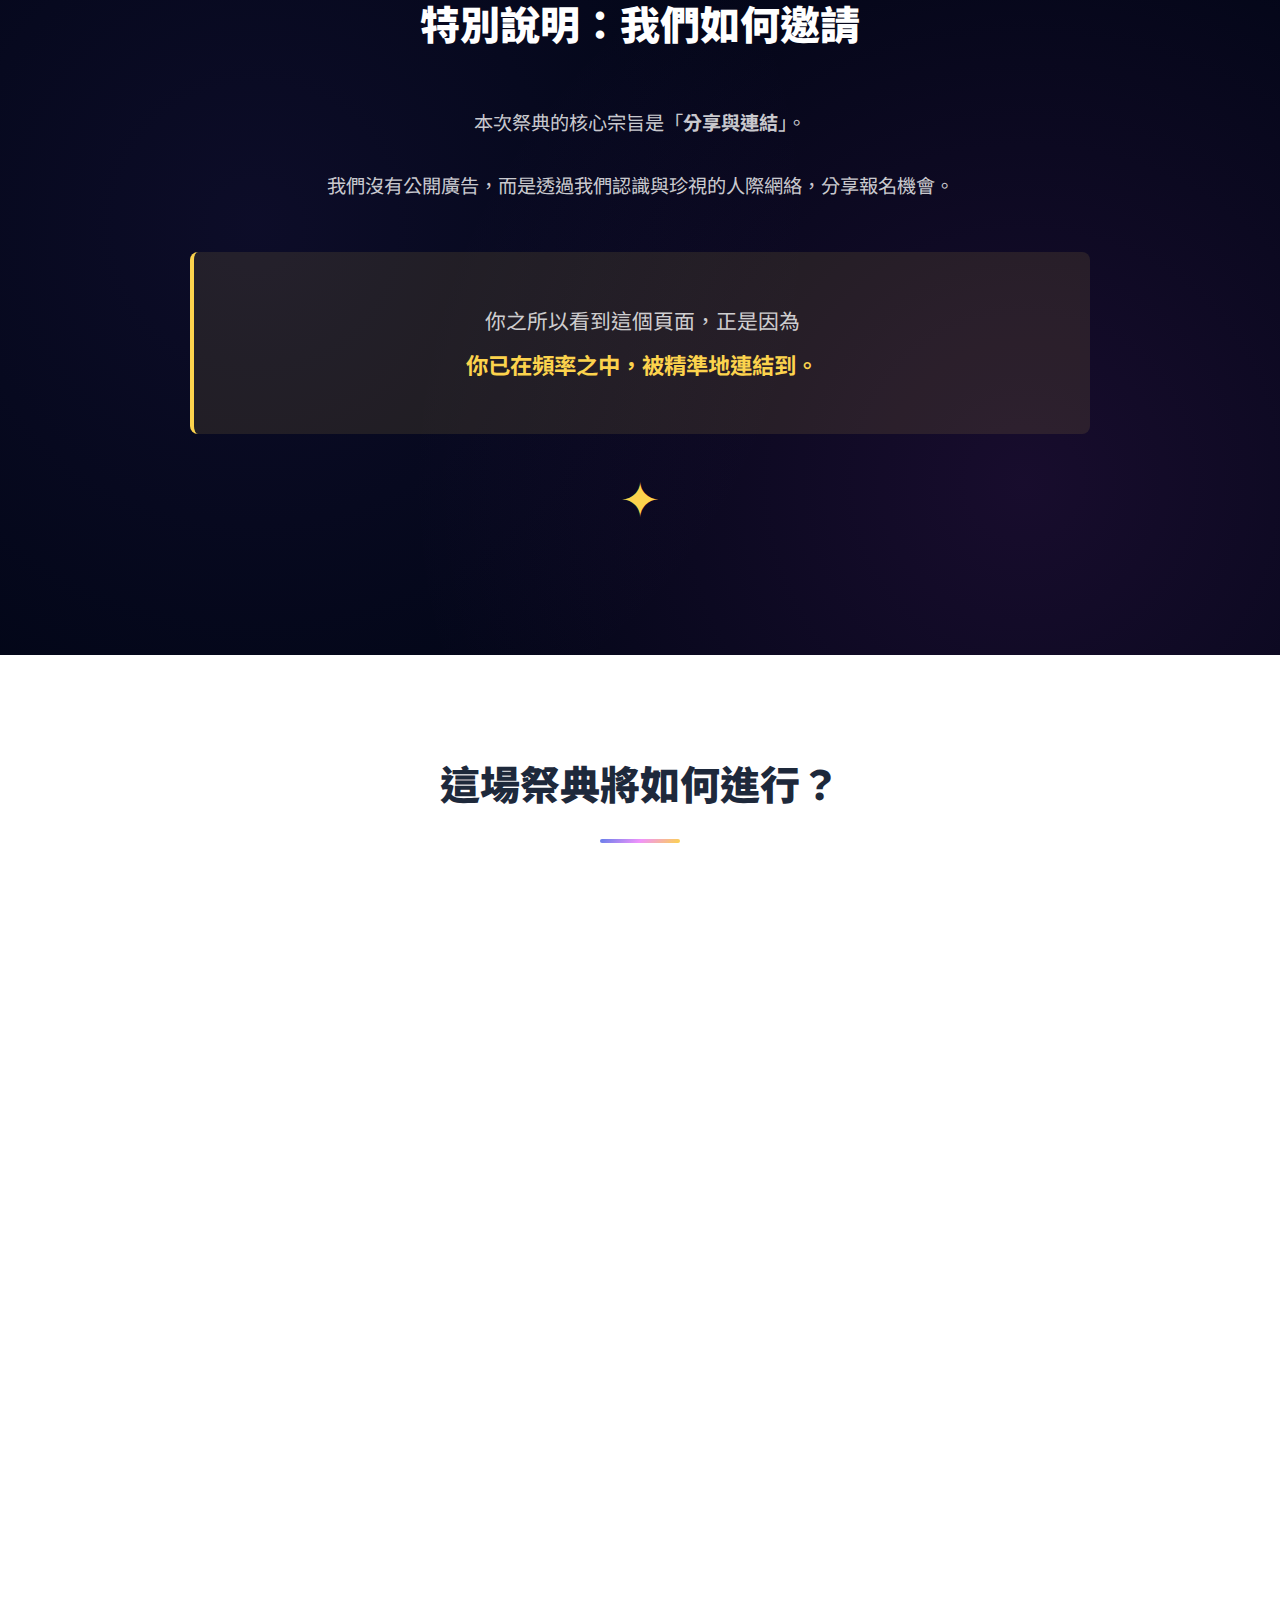
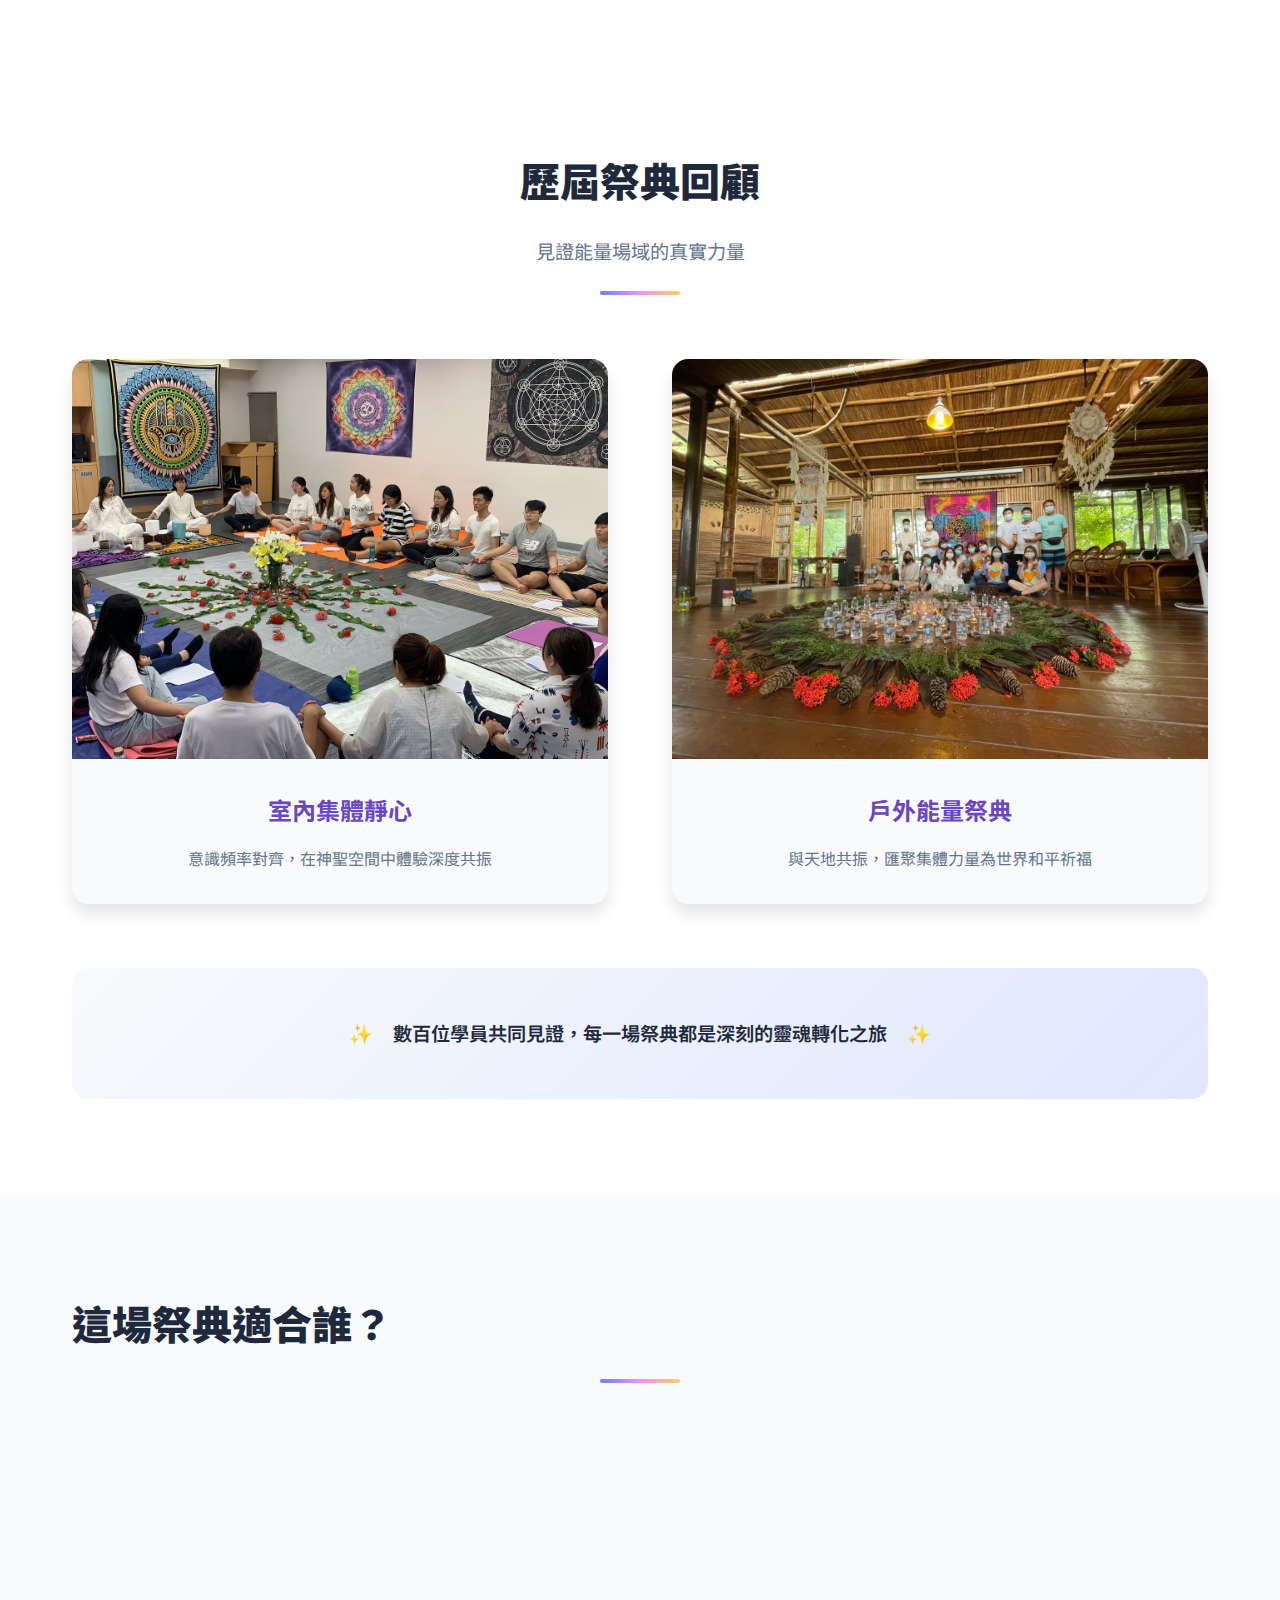
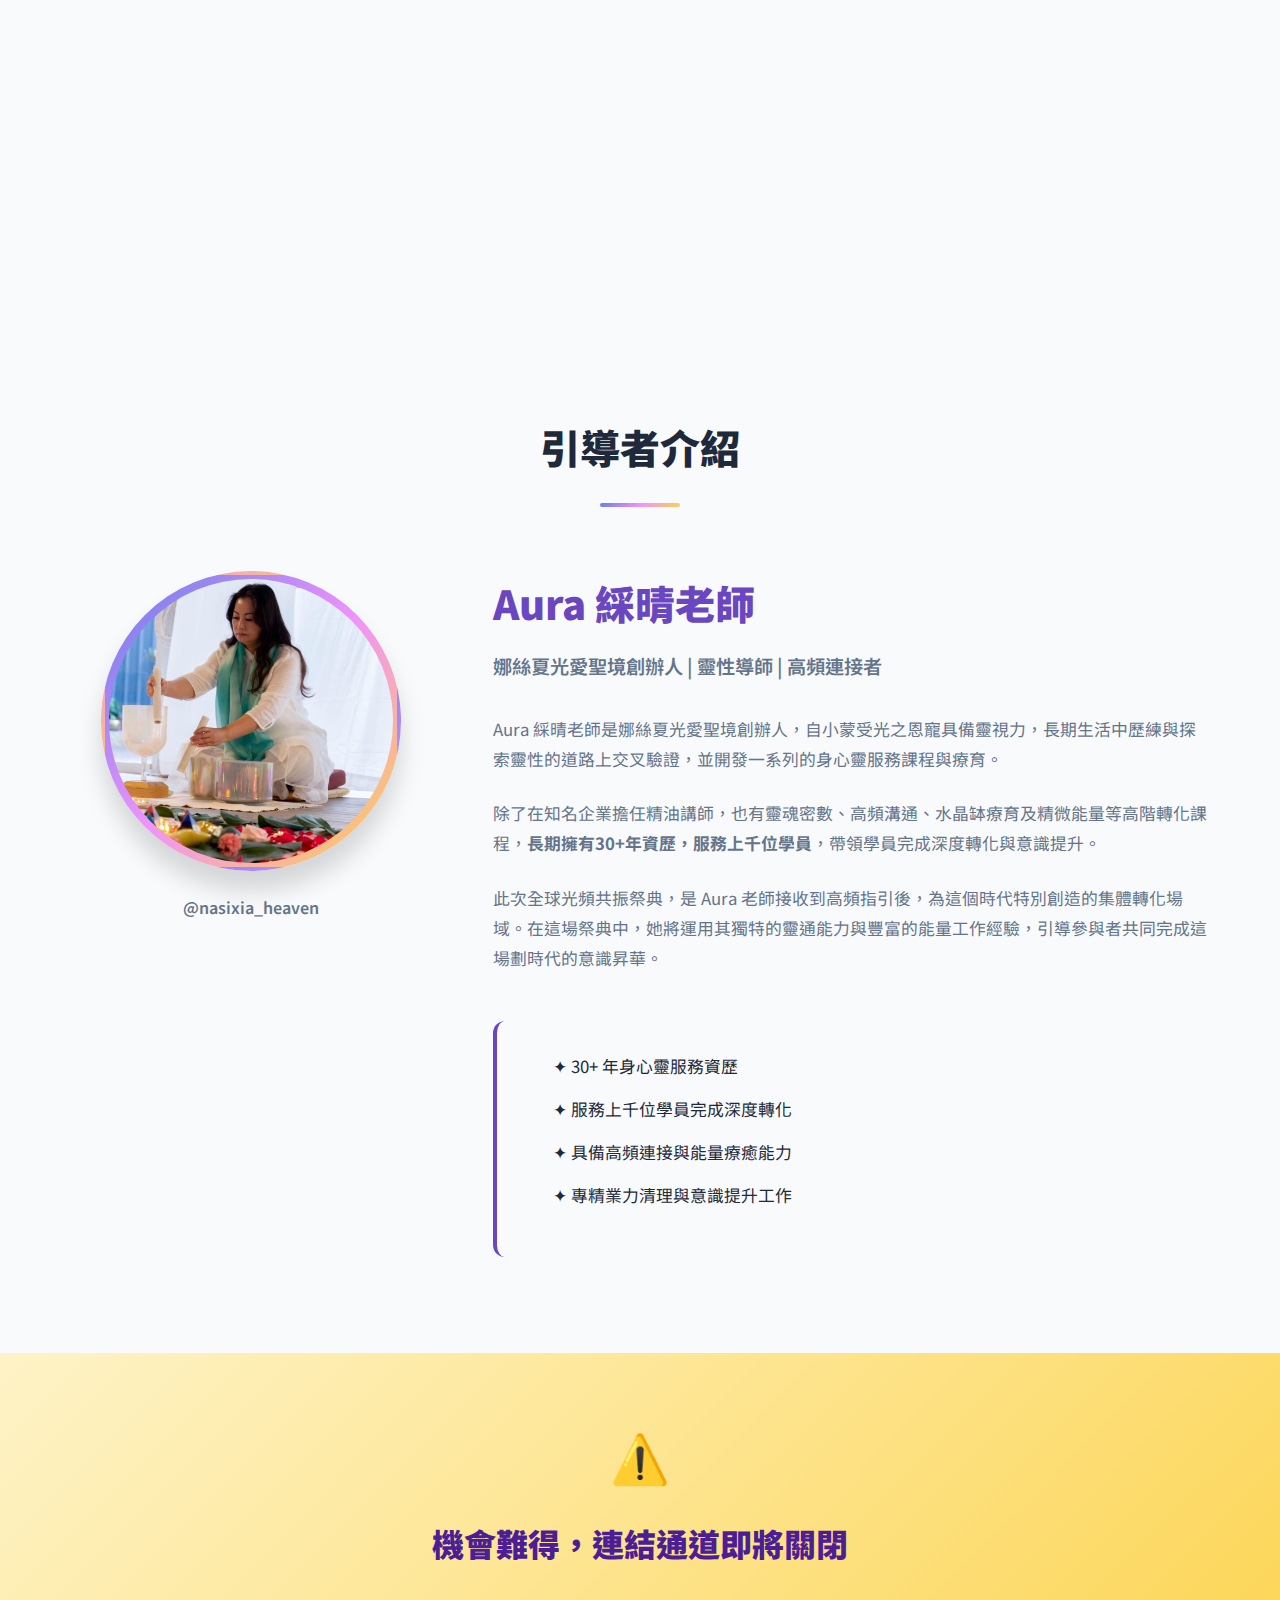
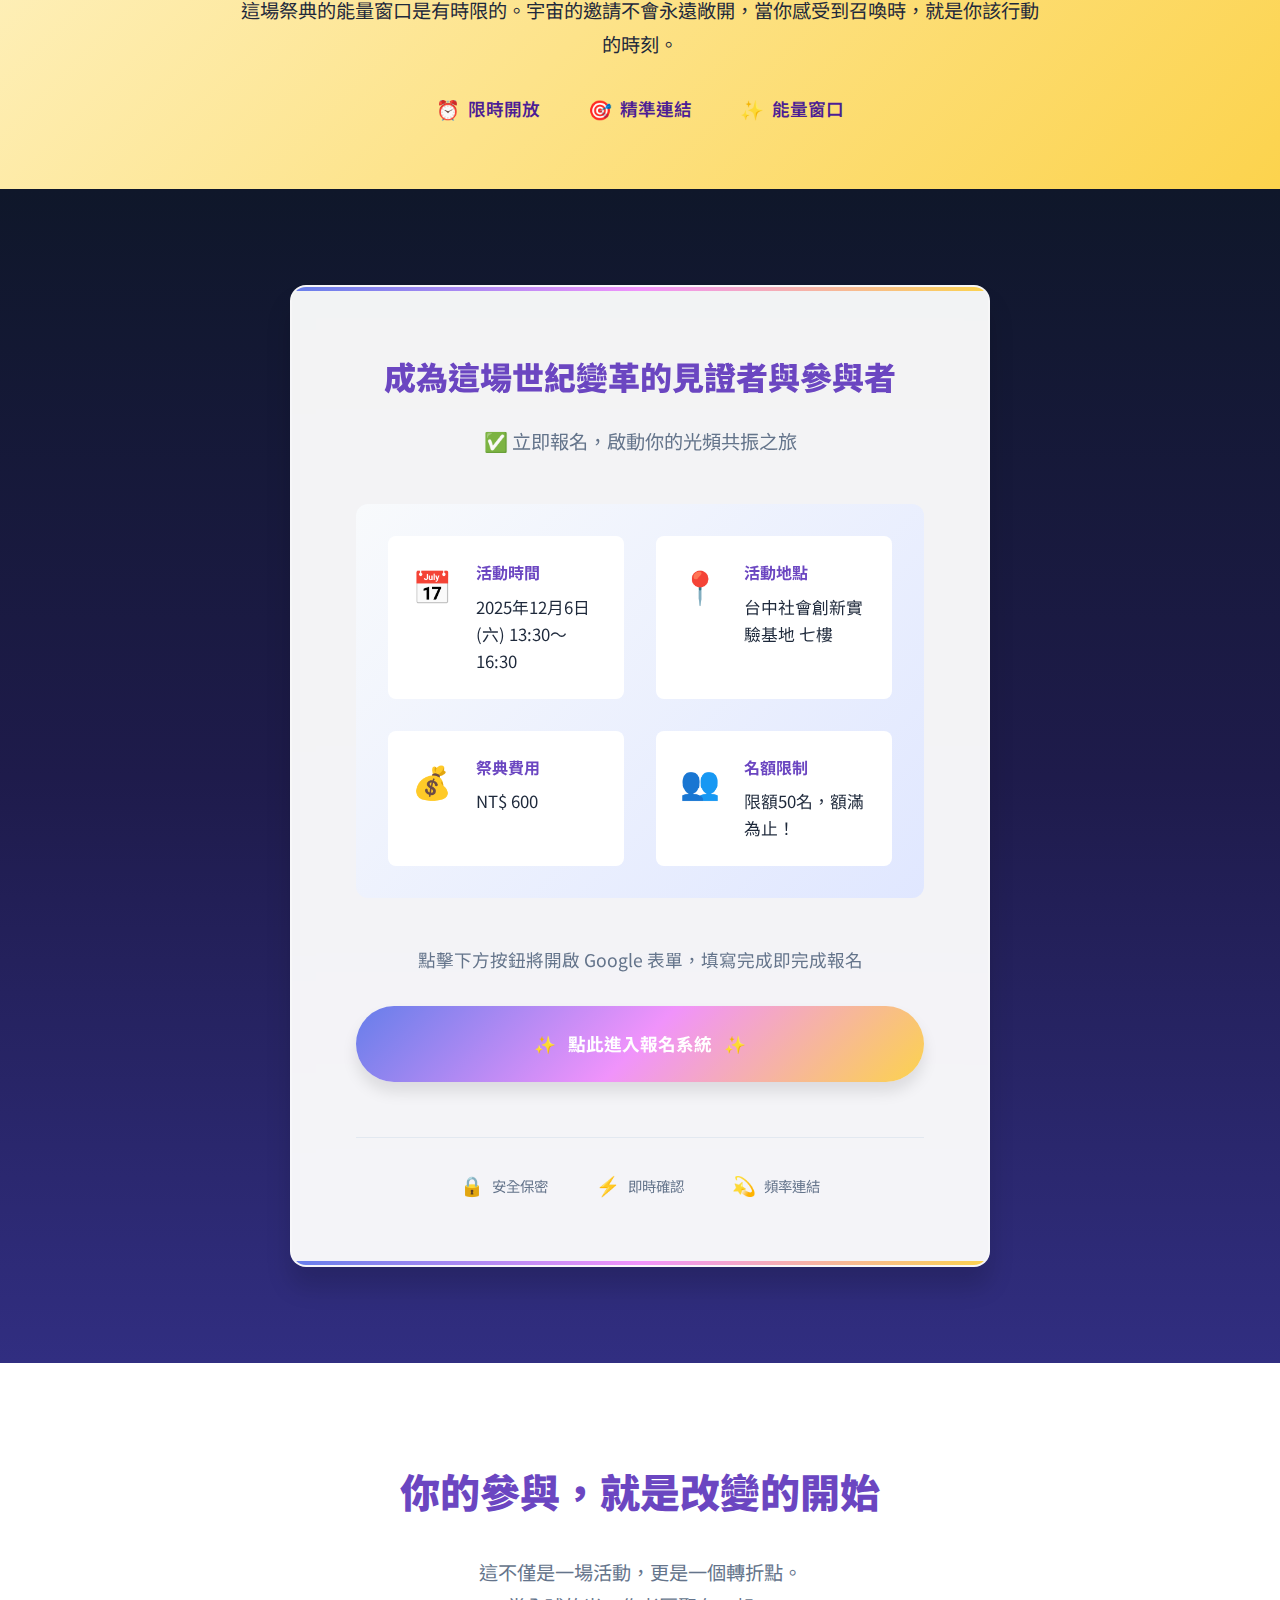
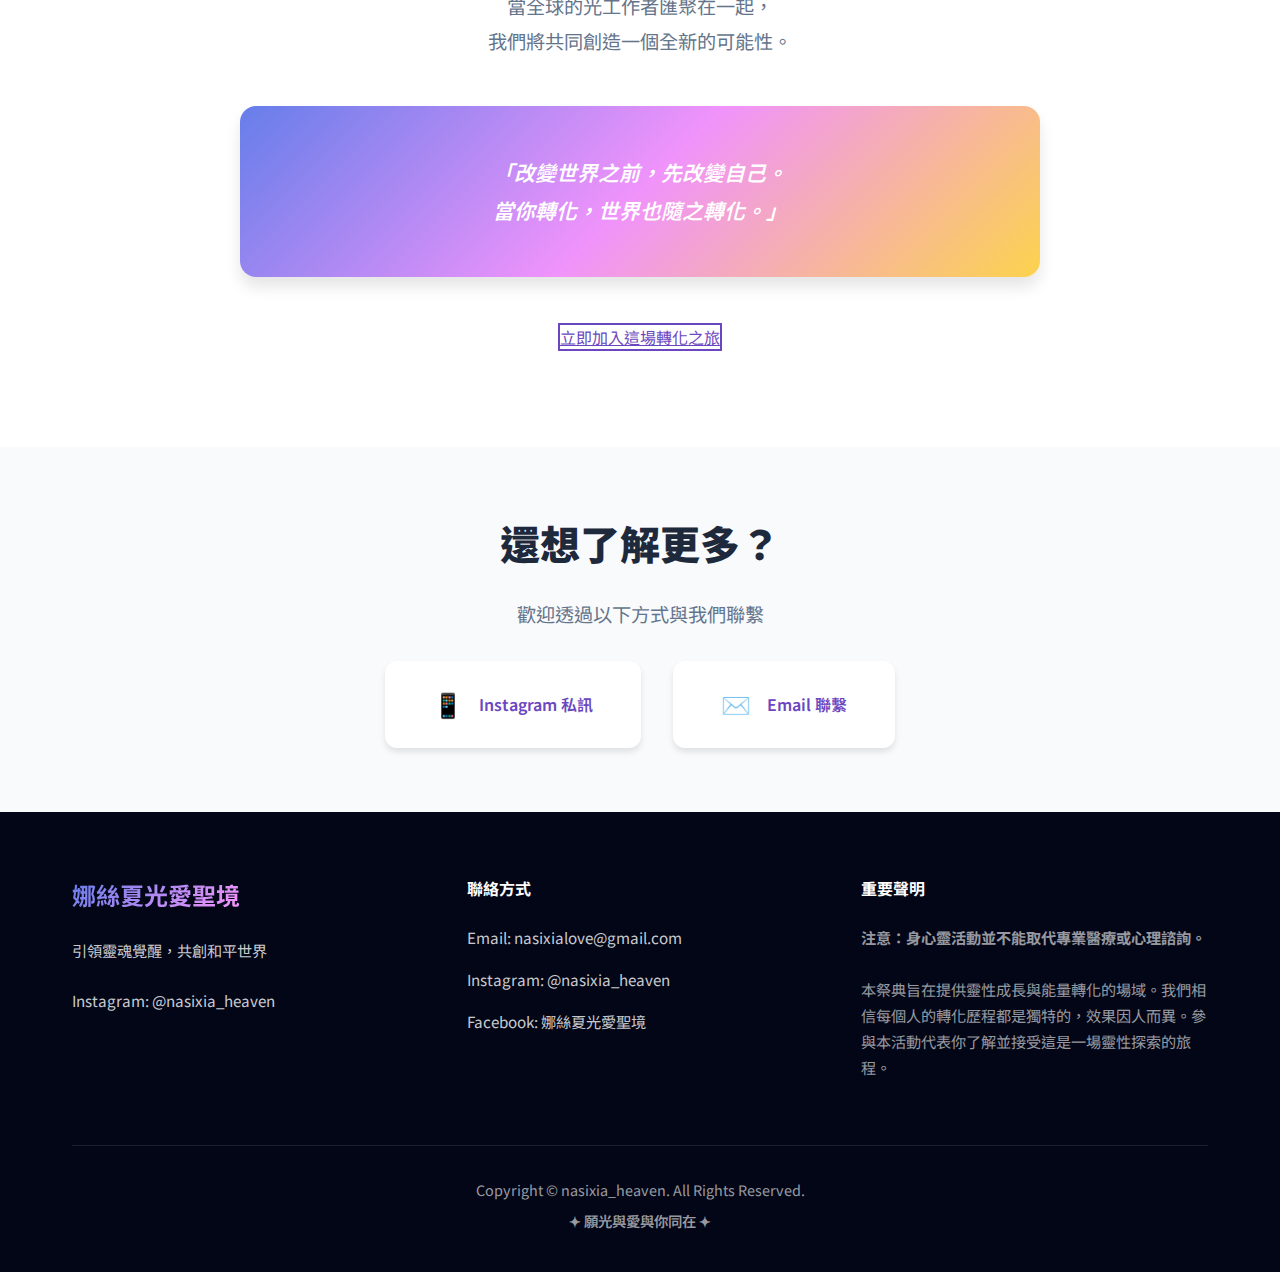
<file: nasixia/index.html>
<!DOCTYPE html>
<html lang="zh-TW">
<head>
    <meta charset="UTF-8">
    <meta name="viewport" content="width=device-width, initial-scale=1.0">
    <title>2025年全球光頻共振☀️業力轉化與世界和平祭典 | 娜絲夏光愛聖境</title>
    <meta name="description" content="你已收到來自宇宙的邀請函，共同啟動劃時代的集體意識昇華。立即報名參與這場高頻能量的實體祭典。">
    <link rel="stylesheet" href="styles.css">
    <link rel="preconnect" href="https://fonts.googleapis.com">
    <link rel="preconnect" href="https://fonts.gstatic.com" crossorigin>
    <link href="https://fonts.googleapis.com/css2?family=Noto+Sans+TC:wght@300;400;500;700;900&display=swap" rel="stylesheet">
</head>
<body>
    <!-- 導航欄 -->
    <nav class="navbar">
        <div class="container">
            <div class="nav-brand">
                <img src="LOGO圓框_去背.png" alt="娜絲夏光愛聖境" class="nav-logo">
                娜絲夏光愛聖境
            </div>
            <div class="nav-links">
                <a href="#why-now">為什麼是現在</a>
                <a href="#core-values">三大核心價值</a>
                <a href="#about">關於祭典</a>
                <a href="#register" class="btn-nav">立即報名</a>
            </div>
        </div>
    </nav>

    <!-- Hero Section -->
    <section class="hero cosmic">
        <div class="cosmic-bg">
            <div class="stars"></div>
            <div class="stars2"></div>
            <div class="stars3"></div>
        </div>
        <div class="hero-overlay"></div>
        <div class="container hero-content">
            <div class="hero-badge cosmic-badge">✨ 來自宇宙的邀請函</div>
            <h1 class="hero-title cosmic-title">2025年全球光頻共振☀️</h1>
            <h2 class="hero-subtitle cosmic-subtitle">業力轉化與世界和平祭典</h2>
            <p class="hero-description cosmic-description">
                你已收到來自宇宙的邀請函<br>
                共同啟動劃時代的集體意識昇華
            </p>
            <div class="hero-divider">
                <span class="divider-symbol">✦ ✧ ✦</span>
            </div>
            <p class="hero-text cosmic-text">
                這場活動不是一般的課程或講座<br>
                它是一場高頻能量的實體祭典<br>
                為你量身打造深度轉化的場域
            </p>
            <a href="#register" class="btn-primary btn-large btn-cosmic pulse-animation">
                <span class="btn-icon">✨</span>
                立即報名，啟動你的光頻共振之旅
                <span class="btn-icon">✨</span>
            </a>
            <p class="hero-notice">⚡ 機會難得，連結通道即將關閉</p>
        </div>
    </section>

    <!-- Why Now Section -->
    <section id="why-now" class="why-now">
        <div class="container">
            <div class="section-header">
                <h2 class="section-title cosmic-title-dark">為什麼是現在？</h2>
                <div class="title-underline"></div>
            </div>
            
            <div class="why-now-content">
                <div class="why-now-text">
                    <p class="large-text">
                        我們正處於一個<strong>巨大的時代門檻</strong>上。
                    </p>
                    <p class="content-text">
                        世紀能量正在轉換，地球正呼喚著每一位「<strong>地球公民</strong>」主動參與這場內在的升級與轉化。
                    </p>
                    <p class="content-text">
                        這場活動不是一般的課程或講座，它是一場<strong>高頻能量的實體祭典</strong>，為你量身打造深度轉化的場域。
                    </p>
                </div>
                
                <div class="why-now-visual">
                    <img src="戶外課.jpg" alt="娜絲夏光愛聖境戶外靜心活動" class="event-photo">
                </div>
            </div>
        </div>
    </section>

    <!-- Core Values Section -->
    <section id="core-values" class="core-values">
        <div class="container">
            <div class="section-header">
                <h2 class="section-title">活動三大核心價值</h2>
                <p class="section-subtitle">你的改變從這裡開始</p>
                <div class="title-underline"></div>
            </div>

            <div class="values-grid">
                <!-- Value 1 -->
                <div class="value-card">
                    <div class="value-number">I</div>
                    <div class="value-icon-large">🔥</div>
                    <h3 class="value-title">業力轉化</h3>
                    <div class="value-divider"></div>
                    <h4 class="value-objective">核心目標</h4>
                    <p class="value-description">
                        深度清理和釋放長期以來困擾你的舊有模式、家族與累世印記
                    </p>
                    <h4 class="value-result">你將獲得的改變</h4>
                    <p class="value-benefit">
                        擺脫無形的生命重擔，為你的未來騰出空間。重新找回生命的輕盈與自由，開啟全新的人生可能性。
                    </p>
                </div>

                <!-- Value 2 -->
                <div class="value-card featured-value">
                    <div class="value-badge">核心重點</div>
                    <div class="value-number">II</div>
                    <div class="value-icon-large">✨</div>
                    <h3 class="value-title">提昇意識</h3>
                    <div class="value-divider"></div>
                    <h4 class="value-objective">核心目標</h4>
                    <p class="value-description">
                        在集體高頻共振場中，協助你的意識快速躍遷
                    </p>
                    <h4 class="value-result">你將獲得的改變</h4>
                    <p class="value-benefit">
                        突破認知限制，開啟更清晰、更覺醒的生命視角。體驗意識擴展帶來的深刻洞見與智慧。
                    </p>
                </div>

                <!-- Value 3 -->
                <div class="value-card">
                    <div class="value-number">III</div>
                    <div class="value-icon-large">🌏</div>
                    <h3 class="value-title">世界和平</h3>
                    <div class="value-divider"></div>
                    <h4 class="value-objective">核心目標</h4>
                    <p class="value-description">
                        你的個人轉化，就是世界和平的基石
                    </p>
                    <h4 class="value-result">你將獲得的改變</h4>
                    <p class="value-benefit">
                        我們將匯聚全球公民的力量，共同發送和平頻率，成為地球集體意識轉變的關鍵力量。
                    </p>
                </div>
            </div>

            <div class="values-summary">
                <div class="summary-box">
                    <p class="summary-text">
                        <span class="summary-icon">💫</span>
                        當你轉化，世界也隨之轉化。這不只是個人成長，更是集體昇華的神聖使命。
                        <span class="summary-icon">💫</span>
                    </p>
                </div>
            </div>
        </div>
    </section>

    <!-- Special Invitation Section -->
    <section class="special-invitation">
        <div class="container">
            <div class="invitation-content">
                <div class="invitation-symbol">✦</div>
                <h2 class="invitation-title">特別說明：我們如何邀請</h2>
                <div class="invitation-text">
                    <p>
                        本次祭典的核心宗旨是「<strong>分享與連結</strong>」。
                    </p>
                    <p>
                        我們沒有公開廣告，而是透過我們認識與珍視的人際網絡，分享報名機會。
                    </p>
                    <p class="highlight-text">
                        你之所以看到這個頁面，正是因為<br>
                        <strong>你已在頻率之中，被精準地連結到。</strong>
                    </p>
                </div>
                <div class="invitation-symbol">✦</div>
            </div>
        </div>
    </section>

    <!-- What to Expect Section -->
    <section class="what-to-expect">
        <div class="container">
            <div class="section-header">
                <h2 class="section-title">這場祭典將如何進行？</h2>
                <div class="title-underline"></div>
            </div>

            <div class="expect-grid">
                <div class="expect-item">
                    <div class="expect-icon">🙏</div>
                    <h3>祈禱文</h3>
                    <p>透過神聖的祈禱文，連結宇宙高頻能量，啟動內在轉化</p>
                </div>

                <div class="expect-item">
                    <div class="expect-icon">🔮</div>
                    <h3>水晶缽音頻共振</h3>
                    <p>由 Aura 老師引導，運用水晶缽的純淨頻率，創造強大的集體能量場</p>
                </div>

                <div class="expect-item">
                    <div class="expect-icon">🧘</div>
                    <h3>靜心活動</h3>
                    <p>在深度靜心中，體驗意識的擴展與提升，回到更穩定的覺察狀態</p>
                </div>

                <div class="expect-item">
                    <div class="expect-icon">🔥</div>
                    <h3>業力轉化</h3>
                    <p>釋放累積已久的業力與因果關係，清理阻礙，讓生命能量自由流動</p>
                </div>

                <div class="expect-item">
                    <div class="expect-icon">✨</div>
                    <h3>意識提昇</h3>
                    <p>在集體共振中，提昇意識頻率，回到更穩定的覺察狀態</p>
                </div>

                <div class="expect-item">
                    <div class="expect-icon">🌍</div>
                    <h3>世界和平</h3>
                    <p>把這份平靜送到世界，匯聚集體力量，為世界和平發聲</p>
                </div>
            </div>
        </div>
    </section>

    <!-- Past Events Gallery Section -->
    <section class="past-events">
        <div class="container">
            <div class="section-header">
                <h2 class="section-title">歷屆祭典回顧</h2>
                <p class="section-subtitle">見證能量場域的真實力量</p>
                <div class="title-underline"></div>
            </div>
            
            <div class="gallery-grid">
                <div class="gallery-item">
                    <img src="室內活動.jpg" alt="室內集體靜心活動" class="gallery-photo">
                    <div class="gallery-caption">
                        <h3>室內集體靜心</h3>
                        <p>意識頻率對齊，在神聖空間中體驗深度共振</p>
                    </div>
                </div>
                
                <div class="gallery-item">
                    <img src="疫情祈福.jpg" alt="戶外祈福儀式" class="gallery-photo">
                    <div class="gallery-caption">
                        <h3>戶外能量祭典</h3>
                        <p>與天地共振，匯聚集體力量為世界和平祈福</p>
                    </div>
                </div>
            </div>
            
            <div class="gallery-summary">
                <p>
                    <span class="highlight-icon">✨</span>
                    數百位學員共同見證，每一場祭典都是深刻的靈魂轉化之旅
                    <span class="highlight-icon">✨</span>
                </p>
            </div>
        </div>
    </section>

    <!-- Who Should Join Section -->
    <section class="who-should-join">
        <div class="container">
            <h2 class="section-title">這場祭典適合誰？</h2>
            <div class="title-underline"></div>
            
            <div class="should-join-grid">
                <div class="join-card">
                    <div class="join-check">✓</div>
                    <p>感到生命卡關，渴望突破與轉化的你</p>
                </div>
                <div class="join-card">
                    <div class="join-check">✓</div>
                    <p>想要清理業力模式，釋放家族印記的你</p>
                </div>
                <div class="join-card">
                    <div class="join-check">✓</div>
                    <p>希望提升意識，開啟更高視角的你</p>
                </div>
                <div class="join-card">
                    <div class="join-check">✓</div>
                    <p>願意為地球和平貢獻力量的光工作者</p>
                </div>
                <div class="join-card">
                    <div class="join-check">✓</div>
                    <p>感受到時代召喚，準備好迎接轉變的你</p>
                </div>
                <div class="join-card">
                    <div class="join-check">✓</div>
                    <p>相信集體力量，渴望與全球意識連結的你</p>
                </div>
            </div>
        </div>
    </section>

    <!-- Instructor Section -->
    <section id="about" class="instructor cosmic-instructor">
        <div class="container">
            <div class="section-header">
                <h2 class="section-title">引導者介紹</h2>
                <div class="title-underline"></div>
            </div>
            
            <div class="instructor-content">
                <div class="instructor-image">
                    <img src="滑水晶缽.jpg" alt="Aura 綵晴老師" class="instructor-photo">
                    <div class="instructor-social">@nasixia_heaven</div>
                </div>
                
                <div class="instructor-info">
                    <h3 class="instructor-name">Aura 綵晴老師</h3>
                    <p class="instructor-title">娜絲夏光愛聖境創辦人 | 靈性導師 | 高頻連接者</p>
                    
                    <p class="instructor-bio">
                        Aura 綵晴老師是娜絲夏光愛聖境創辦人，自小蒙受光之恩寵具備靈視力，長期生活中歷練與探索靈性的道路上交叉驗證，並開發一系列的身心靈服務課程與療育。
                    </p>
                    
                    <p class="instructor-bio">
                        除了在知名企業擔任精油講師，也有靈魂密數、高頻溝通、水晶缽療育及精微能量等高階轉化課程，<strong>長期擁有30+年資歷，服務上千位學員</strong>，帶領學員完成深度轉化與意識提升。
                    </p>
                    
                    <p class="instructor-bio">
                        此次全球光頻共振祭典，是 Aura 老師接收到高頻指引後，為這個時代特別創造的集體轉化場域。在這場祭典中，她將運用其獨特的靈通能力與豐富的能量工作經驗，引導參與者共同完成這場劃時代的意識昇華。
                    </p>
                    
                    <div class="instructor-credentials">
                        <div class="credential-item">
                            ✦ 30+ 年身心靈服務資歷
                        </div>
                        <div class="credential-item">
                            ✦ 服務上千位學員完成深度轉化
                        </div>
                        <div class="credential-item">
                            ✦ 具備高頻連接與能量療癒能力
                        </div>
                        <div class="credential-item">
                            ✦ 專精業力清理與意識提升工作
                        </div>
                    </div>
                </div>
            </div>
        </div>
    </section>

    <!-- Urgency Section -->
    <section class="urgency-section">
        <div class="container">
            <div class="urgency-box">
                <div class="urgency-icon pulse-animation">⚠️</div>
                <h2 class="urgency-title">機會難得，連結通道即將關閉</h2>
                <p class="urgency-text">
                    這場祭典的能量窗口是有時限的。宇宙的邀請不會永遠敞開，當你感受到召喚時，就是你該行動的時刻。
                </p>
                <div class="urgency-features">
                    <div class="urgency-feature">
                        <span class="feature-icon">⏰</span>
                        <span>限時開放</span>
                    </div>
                    <div class="urgency-feature">
                        <span class="feature-icon">🎯</span>
                        <span>精準連結</span>
                    </div>
                    <div class="urgency-feature">
                        <span class="feature-icon">✨</span>
                        <span>能量窗口</span>
                    </div>
                </div>
            </div>
        </div>
    </section>

    <!-- Registration Section -->
    <section id="register" class="registration cosmic-registration">
        <div class="container">
            <div class="registration-card cosmic-card">
                <div class="cosmic-decoration top"></div>
                
                <div class="registration-header">
                    <h2 class="registration-title">成為這場世紀變革的見證者與參與者</h2>
                    <p class="registration-subtitle">
                        ✅ 立即報名，啟動你的光頻共振之旅
                    </p>
                </div>
                
                <!-- 活動資訊 -->
                <div class="event-details">
                    <div class="event-detail-item">
                        <div class="detail-icon">📅</div>
                        <div class="detail-content">
                            <h4>活動時間</h4>
                            <p>2025年12月6日(六) 13:30～16:30</p>
                        </div>
                    </div>
                    
                    <div class="event-detail-item">
                        <div class="detail-icon">📍</div>
                        <div class="detail-content">
                            <h4>活動地點</h4>
                            <p>台中社會創新實驗基地 七樓</p>
                        </div>
                    </div>
                    
                    <div class="event-detail-item">
                        <div class="detail-icon">💰</div>
                        <div class="detail-content">
                            <h4>祭典費用</h4>
                            <p>NT$ 600</p>
                        </div>
                    </div>
                    
                    <div class="event-detail-item">
                        <div class="detail-icon">👥</div>
                        <div class="detail-content">
                            <h4>名額限制</h4>
                            <p>限額50名，額滿為止！</p>
                        </div>
                    </div>
                </div>

                <div class="registration-info">
                    <p class="form-instruction">
                        點擊下方按鈕將開啟 Google 表單，填寫完成即完成報名
                    </p>
                    <a href="https://docs.google.com/forms/d/1eaY0MMpDBqklC9-PZ-tYJ_GSwRJkVMqYVyYVnoLweTg/edit" 
                       target="_blank" 
                       class="btn-primary btn-large btn-full btn-cosmic pulse-animation"
                       onclick="trackEvent('Registration', 'Click', 'Google Form')">
                        <span class="btn-icon">✨</span>
                        點此進入報名系統
                        <span class="btn-icon">✨</span>
                    </a>
                </div>

                <!-- 方法 2: 使用內嵌表單並發送到 Google Sheets（需要設定 Google Apps Script） -->
                <!-- 如果要使用方法2，請取消下方註解並刪除上方的方法1代碼 -->
                <!--
                <form class="registration-form cosmic-form" id="registrationForm">
                    <div class="form-group">
                        <label for="name">
                            <span class="label-icon">✦</span>
                            姓名 *
                        </label>
                        <input type="text" id="name" name="name" required placeholder="請輸入您的姓名">
                    </div>
                    
                    <div class="form-group">
                        <label for="email">
                            <span class="label-icon">✦</span>
                            Email *
                        </label>
                        <input type="email" id="email" name="email" required placeholder="請輸入您的電子郵件">
                    </div>
                    
                    <div class="form-group">
                        <label for="phone">
                            <span class="label-icon">✦</span>
                            聯絡電話
                        </label>
                        <input type="tel" id="phone" name="phone" placeholder="請輸入您的聯絡電話（選填）">
                    </div>
                    
                    <div class="form-group">
                        <label for="message">
                            <span class="label-icon">✦</span>
                            你如何得知這場祭典？
                        </label>
                        <textarea id="message" name="message" rows="3" placeholder="請分享是誰或什麼機緣讓你看到這個頁面（選填）"></textarea>
                    </div>
                    
                    <button type="submit" class="btn-primary btn-large btn-full btn-cosmic pulse-animation">
                        <span class="btn-icon">✨</span>
                        點此進入報名系統
                        <span class="btn-icon">✨</span>
                    </button>
                </form>
                -->
                
                <div class="registration-features cosmic-features">
                    <div class="feature-item">
                        <span class="feature-icon">🔒</span>
                        <span>安全保密</span>
                    </div>
                    <div class="feature-item">
                        <span class="feature-icon">⚡</span>
                        <span>即時確認</span>
                    </div>
                    <div class="feature-item">
                        <span class="feature-icon">💫</span>
                        <span>頻率連結</span>
                    </div>
                </div>
                
                <div class="cosmic-decoration bottom"></div>
            </div>
        </div>
    </section>

    <!-- Final CTA Section -->
    <section class="final-cta">
        <div class="container">
            <div class="final-cta-content">
                <h2 class="final-cta-title">你的參與，就是改變的開始</h2>
                <p class="final-cta-text">
                    這不僅是一場活動，更是一個轉折點。<br>
                    當全球的光工作者匯聚在一起，<br>
                    我們將共同創造一個全新的可能性。
                </p>
                <div class="final-cta-quote">
                    <p>「改變世界之前，先改變自己。<br>當你轉化，世界也隨之轉化。」</p>
                </div>
                <a href="#register" class="btn-secondary btn-large">立即加入這場轉化之旅</a>
            </div>
        </div>
    </section>

    <!-- Contact Section -->
    <section class="contact-section">
        <div class="container">
            <h2 class="section-title">還想了解更多？</h2>
            <p class="section-subtitle">歡迎透過以下方式與我們聯繫</p>
            <div class="contact-options">
                <a href="https://www.instagram.com/nasixia_heaven/" target="_blank" class="contact-btn">
                    <span class="contact-icon">📱</span>
                    Instagram 私訊
                </a>
                <a href="mailto:nasixialove@gmail.com" class="contact-btn">
                    <span class="contact-icon">✉️</span>
                    Email 聯繫
                </a>
            </div>
        </div>
    </section>

    <!-- Footer -->
    <footer class="footer cosmic-footer">
        <div class="container">
            <div class="footer-content">
                <div class="footer-section">
                    <h3>娜絲夏光愛聖境</h3>
                    <p>引領靈魂覺醒，共創和平世界</p>
                    <div class="footer-social">
                        <p>Instagram: @nasixia_heaven</p>
                    </div>
                </div>
                
                <div class="footer-section">
                    <h4>聯絡方式</h4>
                    <p>Email: nasixialove@gmail.com</p>
                    <p>Instagram: @nasixia_heaven</p>
                    <p>Facebook: 娜絲夏光愛聖境</p>
                </div>
                
                <div class="footer-section">
                    <h4>重要聲明</h4>
                    <p class="disclaimer">
                        <strong>注意：身心靈活動並不能取代專業醫療或心理諮詢。</strong><br><br>
                        本祭典旨在提供靈性成長與能量轉化的場域。我們相信每個人的轉化歷程都是獨特的，效果因人而異。參與本活動代表你了解並接受這是一場靈性探索的旅程。
                    </p>
                </div>
            </div>
            
            <div class="footer-bottom">
                <p>Copyright © nasixia_heaven. All Rights Reserved.</p>
                <p class="footer-blessing">✦ 願光與愛與你同在 ✦</p>
            </div>
        </div>
    </footer>

    <script src="script.js"></script>
</body>
</html>
</file>
<file: styles.css>
/* ============================================
   全局光頻共振 Landing Page 樣式
   ============================================ */

/* ========== 全局樣式 ========== */
* {
    margin: 0;
    padding: 0;
    box-sizing: border-box;
}

:root {
    /* 顏色系統 - 宇宙主題 */
    --primary-color: #6B46C1;
    --primary-dark: #553C9A;
    --primary-light: #9F7AEA;
    --secondary-color: #D946EF;
    --accent-color: #F59E0B;
    --cosmic-purple: #4C1D95;
    --cosmic-blue: #1E3A8A;
    --cosmic-gold: #FCD34D;
    
    /* 背景色 */
    --bg-dark: #0F172A;
    --bg-darker: #020617;
    --bg-light: #F8FAFC;
    --bg-card: #FFFFFF;
    
    /* 文字顏色 */
    --text-primary: #1E293B;
    --text-secondary: #64748B;
    --text-light: #FFFFFF;
    --text-muted: #94A3B8;
    
    /* 漸層 */
    --gradient-cosmic: linear-gradient(135deg, #667EEA 0%, #764BA2 50%, #F093FB 100%);
    --gradient-space: linear-gradient(to bottom, #0F172A 0%, #1E1B4B 50%, #312E81 100%);
    --gradient-aurora: linear-gradient(135deg, #667EEA 0%, #F093FB 50%, #FCD34D 100%);
    
    /* 陰影 */
    --shadow-sm: 0 1px 2px rgba(0, 0, 0, 0.05);
    --shadow-md: 0 4px 6px rgba(0, 0, 0, 0.1);
    --shadow-lg: 0 10px 15px rgba(0, 0, 0, 0.1);
    --shadow-xl: 0 20px 25px rgba(0, 0, 0, 0.15);
    --shadow-cosmic: 0 0 30px rgba(107, 70, 193, 0.3);
    
    /* 間距 */
    --spacing-xs: 0.5rem;
    --spacing-sm: 1rem;
    --spacing-md: 1.5rem;
    --spacing-lg: 2rem;
    --spacing-xl: 3rem;
    --spacing-2xl: 4rem;
    --spacing-3xl: 6rem;
    
    /* 圓角 */
    --radius-sm: 0.375rem;
    --radius-md: 0.5rem;
    --radius-lg: 0.75rem;
    --radius-xl: 1rem;
    --radius-full: 9999px;
}

body {
    font-family: 'Noto Sans TC', -apple-system, BlinkMacSystemFont, 'Segoe UI', sans-serif;
    line-height: 1.6;
    color: var(--text-primary);
    background-color: var(--bg-light);
    overflow-x: hidden;
}

.container {
    max-width: 1200px;
    margin: 0 auto;
    padding: 0 var(--spacing-lg);
}

/* ========== 導航欄 ========== */
.navbar {
    position: fixed;
    top: 0;
    left: 0;
    right: 0;
    z-index: 1000;
    background: rgba(15, 23, 42, 0.95);
    backdrop-filter: blur(10px);
    padding: var(--spacing-xs) 0;
    box-shadow: 0 2px 10px rgba(0, 0, 0, 0.1);
    transition: all 0.3s ease;
}

.navbar .container {
    display: flex;
    justify-content: space-between;
    align-items: center;
}

.nav-brand {
    font-size: 1.25rem;
    font-weight: 700;
    color: var(--text-light);
    background: var(--gradient-aurora);
    -webkit-background-clip: text;
    -webkit-text-fill-color: transparent;
    background-clip: text;
    display: flex;
    align-items: center;
    gap: var(--spacing-sm);
}

.nav-logo {
    width: 35px;
    height: 35px;
    object-fit: contain;
    filter: drop-shadow(0 0 10px rgba(255, 255, 255, 0.3));
}

.nav-links {
    display: flex;
    gap: var(--spacing-lg);
    align-items: center;
}

.nav-links a {
    color: var(--text-light);
    text-decoration: none;
    font-weight: 500;
    transition: all 0.3s ease;
    position: relative;
}

.nav-links a:not(.btn-nav):hover {
    color: var(--cosmic-gold);
}

.nav-links a:not(.btn-nav)::after {
    content: '';
    position: absolute;
    bottom: -5px;
    left: 0;
    width: 0;
    height: 2px;
    background: var(--gradient-aurora);
    transition: width 0.3s ease;
}

.nav-links a:not(.btn-nav):hover::after {
    width: 100%;
}

/* 漢堡選單按鈕 (默認隱藏) */
.mobile-menu-toggle {
    display: none;
    flex-direction: column;
    gap: 5px;
    background: transparent;
    border: none;
    cursor: pointer;
    padding: 8px;
    z-index: 1001;
}

.hamburger-line {
    width: 25px;
    height: 3px;
    background: white;
    border-radius: 3px;
    transition: all 0.3s ease;
}

/* 選單打開時的動畫 */
.mobile-menu-toggle.active .hamburger-line:nth-child(1) {
    transform: rotate(45deg) translate(8px, 8px);
}

.mobile-menu-toggle.active .hamburger-line:nth-child(2) {
    opacity: 0;
}

.mobile-menu-toggle.active .hamburger-line:nth-child(3) {
    transform: rotate(-45deg) translate(7px, -7px);
}

.btn-nav {
    background: var(--gradient-cosmic);
    padding: var(--spacing-xs) var(--spacing-md);
    border-radius: var(--radius-full);
    color: white !important;
}

.btn-nav:hover {
    transform: translateY(-2px);
    box-shadow: var(--shadow-cosmic);
}

/* ========== Hero 區域 ========== */
.hero {
    position: relative;
    min-height: 100vh;
    display: flex;
    align-items: center;
    justify-content: center;
    text-align: center;
    padding: var(--spacing-3xl) 0;
    overflow: hidden;
}

.hero.cosmic {
    background: var(--gradient-space);
}

/* 宇宙背景動畫 */
.cosmic-bg {
    position: absolute;
    top: 0;
    left: 0;
    width: 100%;
    height: 100%;
    z-index: 0;
}

.stars,
.stars2,
.stars3 {
    position: absolute;
    top: 0;
    left: 0;
    width: 100%;
    height: 100%;
    background: transparent;
}

.stars {
    background-image: 
        radial-gradient(2px 2px at 20px 30px, white, rgba(0,0,0,0)),
        radial-gradient(2px 2px at 60px 70px, white, rgba(0,0,0,0)),
        radial-gradient(1px 1px at 50px 50px, white, rgba(0,0,0,0)),
        radial-gradient(1px 1px at 130px 80px, white, rgba(0,0,0,0)),
        radial-gradient(2px 2px at 90px 10px, white, rgba(0,0,0,0));
    background-repeat: repeat;
    background-size: 200px 200px;
    animation: twinkle 5s infinite;
}

.stars2 {
    background-image: 
        radial-gradient(1px 1px at 100px 120px, white, rgba(0,0,0,0)),
        radial-gradient(2px 2px at 150px 160px, white, rgba(0,0,0,0)),
        radial-gradient(1px 1px at 75px 90px, white, rgba(0,0,0,0));
    background-repeat: repeat;
    background-size: 250px 250px;
    animation: twinkle 7s infinite;
}

.stars3 {
    background-image: 
        radial-gradient(1px 1px at 180px 40px, rgba(255,255,255,0.8), rgba(0,0,0,0)),
        radial-gradient(2px 2px at 220px 140px, rgba(255,255,255,0.8), rgba(0,0,0,0));
    background-repeat: repeat;
    background-size: 300px 300px;
    animation: twinkle 10s infinite;
}

@keyframes twinkle {
    0%, 100% { opacity: 1; }
    50% { opacity: 0.3; }
}

.hero-overlay {
    position: absolute;
    top: 0;
    left: 0;
    width: 100%;
    height: 100%;
    background: radial-gradient(ellipse at center, transparent 0%, rgba(0,0,0,0.4) 100%);
    z-index: 1;
}

.hero-content {
    position: relative;
    z-index: 2;
    padding-top: 80px;
}

.hero-badge,
.cosmic-badge {
    display: inline-block;
    padding: var(--spacing-xs) var(--spacing-md);
    background: rgba(255, 255, 255, 0.1);
    backdrop-filter: blur(10px);
    border: 1px solid rgba(255, 255, 255, 0.2);
    border-radius: var(--radius-full);
    color: var(--cosmic-gold);
    font-weight: 600;
    font-size: 0.9rem;
    margin-bottom: var(--spacing-md);
    animation: fadeInDown 1s ease;
}

.hero-title,
.cosmic-title {
    font-size: 3.5rem;
    font-weight: 900;
    margin-bottom: var(--spacing-md);
    background: var(--gradient-aurora);
    -webkit-background-clip: text;
    -webkit-text-fill-color: transparent;
    background-clip: text;
    animation: fadeInUp 1s ease 0.2s both;
}

.hero-subtitle,
.cosmic-subtitle {
    font-size: 2rem;
    font-weight: 700;
    color: var(--text-light);
    margin-bottom: var(--spacing-lg);
    animation: fadeInUp 1s ease 0.4s both;
}

.hero-description,
.cosmic-description {
    font-size: 1.25rem;
    color: var(--cosmic-gold);
    font-weight: 600;
    margin-bottom: var(--spacing-md);
    animation: fadeInUp 1s ease 0.6s both;
}

.hero-divider {
    margin: var(--spacing-lg) 0;
    animation: fadeIn 1s ease 0.8s both;
}

.divider-symbol {
    color: var(--cosmic-gold);
    font-size: 1.5rem;
    letter-spacing: 1rem;
}

.hero-text,
.cosmic-text {
    font-size: 1.1rem;
    color: rgba(255, 255, 255, 0.9);
    line-height: 1.8;
    margin-bottom: var(--spacing-xl);
    animation: fadeInUp 1s ease 1s both;
}

.hero-notice {
    color: var(--cosmic-gold);
    font-size: 1rem;
    font-weight: 600;
    margin-top: var(--spacing-md);
    animation: pulse 2s infinite;
}

.hero-stats {
    display: flex;
    justify-content: center;
    gap: var(--spacing-xl);
    margin-top: var(--spacing-xl);
}

.stat-item {
    text-align: center;
}

.stat-number {
    font-size: 2.5rem;
    font-weight: 900;
    color: var(--cosmic-gold);
    margin-bottom: var(--spacing-xs);
}

.stat-label {
    font-size: 0.9rem;
    color: rgba(255, 255, 255, 0.8);
    font-weight: 500;
}

/* ========== 按鈕樣式 ========== */
.btn-primary {
    display: inline-block;
    padding: var(--spacing-md) var(--spacing-xl);
    background: var(--gradient-cosmic);
    color: white;
    text-decoration: none;
    border-radius: var(--radius-full);
    font-weight: 700;
    font-size: 1rem;
    transition: all 0.3s ease;
    border: none;
    cursor: pointer;
    box-shadow: var(--shadow-lg);
}

.btn-primary:hover {
    transform: translateY(-3px);
    box-shadow: var(--shadow-cosmic), var(--shadow-xl);
}

.btn-primary.btn-large {
    padding: var(--spacing-md) var(--spacing-2xl);
    font-size: 1.1rem;
}

.btn-cosmic {
    background: var(--gradient-aurora);
    position: relative;
    overflow: hidden;
}

.btn-cosmic::before {
    content: '';
    position: absolute;
    top: 0;
    left: -100%;
    width: 100%;
    height: 100%;
    background: linear-gradient(90deg, transparent, rgba(255,255,255,0.3), transparent);
    transition: left 0.5s;
}

.btn-cosmic:hover::before {
    left: 100%;
}

.btn-icon {
    margin: 0 var(--spacing-xs);
}

.btn-full {
    width: 100%;
}

.btn-secondary {
    background: transparent;
    border: 2px solid var(--primary-color);
    color: var(--primary-color);
}

.btn-secondary:hover {
    background: var(--primary-color);
    color: white;
}

/* 脈衝動畫 */
.pulse-animation {
    animation: pulse 2s infinite;
}

@keyframes pulse {
    0%, 100% {
        opacity: 1;
    }
    50% {
        opacity: 0.8;
    }
}

/* ========== 區域樣式 ========== */
.section-header {
    text-align: center;
    margin-bottom: var(--spacing-2xl);
}

.section-title {
    font-size: 2.5rem;
    font-weight: 900;
    color: var(--text-primary);
    margin-bottom: var(--spacing-md);
}

.cosmic-title-dark {
    background: var(--gradient-cosmic);
    -webkit-background-clip: text;
    -webkit-text-fill-color: transparent;
    background-clip: text;
}

.section-subtitle {
    font-size: 1.2rem;
    color: var(--text-secondary);
    max-width: 800px;
    margin: 0 auto;
}

.title-underline {
    width: 80px;
    height: 4px;
    background: var(--gradient-aurora);
    margin: var(--spacing-md) auto;
    border-radius: var(--radius-full);
}

/* ========== Why Now 區域 ========== */
.why-now {
    padding: var(--spacing-3xl) 0;
    background: var(--bg-card);
}

.why-now-content {
    display: grid;
    grid-template-columns: 1fr 1fr;
    gap: var(--spacing-2xl);
    align-items: center;
    margin-top: var(--spacing-2xl);
}

.why-now-text .large-text {
    font-size: 1.8rem;
    font-weight: 700;
    color: var(--primary-color);
    margin-bottom: var(--spacing-lg);
    line-height: 1.4;
}

.why-now-text .content-text {
    font-size: 1.1rem;
    color: var(--text-secondary);
    margin-bottom: var(--spacing-md);
    line-height: 1.8;
}

/* 能量圈動畫 */
.energy-circle {
    position: relative;
    width: 400px;
    height: 400px;
    margin: 0 auto;
}

.circle-ring {
    position: absolute;
    top: 50%;
    left: 50%;
    transform: translate(-50%, -50%);
    border-radius: 50%;
    border: 2px solid;
    animation: pulse-ring 3s infinite;
}

.ring-1 {
    width: 100%;
    height: 100%;
    border-color: rgba(107, 70, 193, 0.3);
    animation-delay: 0s;
}

.ring-2 {
    width: 75%;
    height: 75%;
    border-color: rgba(217, 70, 239, 0.4);
    animation-delay: 0.5s;
}

.ring-3 {
    width: 50%;
    height: 50%;
    border-color: rgba(252, 211, 77, 0.5);
    animation-delay: 1s;
}

@keyframes pulse-ring {
    0%, 100% {
        transform: translate(-50%, -50%) scale(1);
        opacity: 1;
    }
    50% {
        transform: translate(-50%, -50%) scale(1.1);
        opacity: 0.7;
    }
}

.circle-center {
    position: absolute;
    top: 50%;
    left: 50%;
    transform: translate(-50%, -50%);
    text-align: center;
    z-index: 10;
}

.center-symbol {
    font-size: 4rem;
    margin-bottom: var(--spacing-sm);
    animation: rotate 20s linear infinite;
}

@keyframes rotate {
    from { transform: rotate(0deg); }
    to { transform: rotate(360deg); }
}

.circle-center p {
    font-size: 1.1rem;
    font-weight: 700;
    color: var(--primary-color);
}

/* 活動照片 */
.event-photo {
    width: 100%;
    max-width: 500px;
    height: auto;
    border-radius: var(--radius-xl);
    box-shadow: var(--shadow-xl);
    object-fit: cover;
    margin: 0 auto;
    display: block;
    transition: all 0.3s ease;
}

.event-photo:hover {
    transform: scale(1.05);
    box-shadow: 0 20px 40px rgba(0, 0, 0, 0.2);
}

/* ========== Core Values 區域 ========== */
.core-values {
    padding: var(--spacing-3xl) 0;
    background: var(--bg-light);
}

.values-grid {
    display: grid;
    grid-template-columns: repeat(3, 1fr);
    gap: var(--spacing-xl);
    margin-top: var(--spacing-2xl);
}

.value-card {
    background: var(--bg-card);
    padding: var(--spacing-2xl);
    border-radius: var(--radius-xl);
    box-shadow: var(--shadow-md);
    transition: all 0.3s ease;
    position: relative;
    overflow: hidden;
}

.value-card::before {
    content: '';
    position: absolute;
    top: 0;
    left: 0;
    width: 100%;
    height: 4px;
    background: var(--gradient-aurora);
    transform: scaleX(0);
    transition: transform 0.3s ease;
}

.value-card:hover {
    transform: translateY(-10px);
    box-shadow: var(--shadow-xl);
}

.value-card:hover::before {
    transform: scaleX(1);
}

.featured-value {
    background: var(--gradient-cosmic);
    color: white;
    transform: scale(1.05);
}

.featured-value .value-title,
.featured-value .value-objective,
.featured-value .value-result,
.featured-value .value-description,
.featured-value .value-benefit {
    color: white;
}

.value-badge {
    position: absolute;
    top: var(--spacing-md);
    right: var(--spacing-md);
    background: rgba(255, 255, 255, 0.2);
    padding: var(--spacing-xs) var(--spacing-md);
    border-radius: var(--radius-full);
    font-size: 0.8rem;
    font-weight: 600;
}

.value-number {
    font-size: 2rem;
    font-weight: 900;
    color: var(--primary-light);
    margin-bottom: var(--spacing-sm);
}

.featured-value .value-number {
    color: var(--cosmic-gold);
}

.value-icon-large {
    font-size: 3rem;
    margin-bottom: var(--spacing-md);
}

.value-title {
    font-size: 1.8rem;
    font-weight: 800;
    color: var(--primary-color);
    margin-bottom: var(--spacing-md);
}

.value-divider {
    width: 60px;
    height: 3px;
    background: var(--gradient-aurora);
    margin: var(--spacing-md) 0;
}

.value-objective,
.value-result {
    font-size: 1rem;
    font-weight: 700;
    color: var(--primary-dark);
    margin-top: var(--spacing-md);
    margin-bottom: var(--spacing-xs);
}

.value-description,
.value-benefit {
    font-size: 1rem;
    color: var(--text-secondary);
    line-height: 1.7;
    margin-bottom: var(--spacing-md);
}

.values-summary {
    margin-top: var(--spacing-2xl);
}

.summary-box {
    background: var(--gradient-aurora);
    padding: var(--spacing-xl);
    border-radius: var(--radius-xl);
    text-align: center;
}

.summary-text {
    font-size: 1.2rem;
    font-weight: 600;
    color: white;
    line-height: 1.8;
}

.summary-icon {
    margin: 0 var(--spacing-sm);
}

/* ========== Special Invitation 區域 ========== */
.special-invitation {
    padding: var(--spacing-3xl) 0;
    background: var(--bg-darker);
    position: relative;
    overflow: hidden;
}

.special-invitation::before {
    content: '';
    position: absolute;
    top: 0;
    left: 0;
    width: 100%;
    height: 100%;
    background: radial-gradient(circle at 20% 50%, rgba(107, 70, 193, 0.1) 0%, transparent 50%),
                radial-gradient(circle at 80% 80%, rgba(217, 70, 239, 0.1) 0%, transparent 50%);
}

.invitation-content {
    position: relative;
    z-index: 2;
    text-align: center;
    max-width: 900px;
    margin: 0 auto;
}

.invitation-symbol {
    font-size: 3rem;
    color: var(--cosmic-gold);
    margin-bottom: var(--spacing-md);
    animation: pulse 2s infinite;
}

.invitation-title {
    font-size: 2.5rem;
    font-weight: 900;
    color: var(--text-light);
    margin-bottom: var(--spacing-xl);
}

.invitation-text {
    color: rgba(255, 255, 255, 0.8);
    font-size: 1.2rem;
    line-height: 2;
}

.invitation-text p {
    margin-bottom: var(--spacing-md);
}

.highlight-text {
    margin-top: var(--spacing-xl);
    padding: var(--spacing-xl);
    background: rgba(252, 211, 77, 0.1);
    border-left: 4px solid var(--cosmic-gold);
    border-radius: var(--radius-md);
    font-size: 1.3rem;
}

.highlight-text strong {
    color: var(--cosmic-gold);
    font-size: 1.4rem;
}

/* ========== What to Expect 區域 ========== */
.what-to-expect {
    padding: var(--spacing-3xl) 0;
    background: var(--bg-card);
}

.expect-grid {
    display: grid;
    grid-template-columns: repeat(3, 1fr);
    gap: var(--spacing-xl);
    margin-top: var(--spacing-2xl);
}

.expect-item {
    text-align: center;
    padding: var(--spacing-xl);
    background: var(--bg-light);
    border-radius: var(--radius-lg);
    transition: all 0.3s ease;
}

.expect-item:hover {
    transform: translateY(-5px);
    box-shadow: var(--shadow-lg);
    background: white;
}

.expect-icon {
    font-size: 3rem;
    margin-bottom: var(--spacing-md);
}

.expect-item h3 {
    font-size: 1.3rem;
    font-weight: 700;
    color: var(--primary-color);
    margin-bottom: var(--spacing-sm);
}

.expect-item p {
    color: var(--text-secondary);
    line-height: 1.7;
}

/* ========== Past Events Gallery 區域 ========== */
.past-events {
    padding: var(--spacing-3xl) 0;
    background: var(--bg-card);
}

.gallery-grid {
    display: grid;
    grid-template-columns: repeat(2, 1fr);
    gap: var(--spacing-2xl);
    margin-top: var(--spacing-2xl);
}

.gallery-item {
    position: relative;
    overflow: hidden;
    border-radius: var(--radius-xl);
    box-shadow: var(--shadow-lg);
    transition: all 0.3s ease;
    background: var(--bg-light);
}

.gallery-item:hover {
    transform: translateY(-10px);
    box-shadow: var(--shadow-xl);
}

.gallery-photo {
    width: 100%;
    height: 400px;
    object-fit: cover;
    display: block;
    transition: all 0.3s ease;
}

.gallery-item:hover .gallery-photo {
    transform: scale(1.05);
}

.gallery-caption {
    padding: var(--spacing-lg);
    text-align: center;
}

.gallery-caption h3 {
    font-size: 1.5rem;
    font-weight: 700;
    color: var(--primary-color);
    margin-bottom: var(--spacing-sm);
}

.gallery-caption p {
    font-size: 1rem;
    color: var(--text-secondary);
    line-height: 1.7;
}

.gallery-summary {
    margin-top: var(--spacing-2xl);
    text-align: center;
    padding: var(--spacing-xl);
    background: linear-gradient(135deg, #F8FAFC 0%, #E0E7FF 100%);
    border-radius: var(--radius-xl);
}

.gallery-summary p {
    font-size: 1.2rem;
    font-weight: 600;
    color: var(--text-primary);
    line-height: 1.8;
}

.highlight-icon {
    color: var(--cosmic-gold);
    margin: 0 var(--spacing-sm);
}

/* ========== Who Should Join 區域 ========== */
.who-should-join {
    padding: var(--spacing-3xl) 0;
    background: var(--bg-light);
}

.should-join-grid {
    display: grid;
    grid-template-columns: repeat(2, 1fr);
    gap: var(--spacing-lg);
    margin-top: var(--spacing-2xl);
}

.join-card {
    display: flex;
    align-items: center;
    gap: var(--spacing-md);
    padding: var(--spacing-lg);
    background: var(--bg-card);
    border-radius: var(--radius-lg);
    box-shadow: var(--shadow-sm);
    transition: all 0.3s ease;
}

.join-card:hover {
    transform: translateX(10px);
    box-shadow: var(--shadow-md);
}

.join-check {
    font-size: 1.5rem;
    color: var(--primary-color);
    font-weight: 900;
    flex-shrink: 0;
    width: 40px;
    height: 40px;
    background: var(--gradient-aurora);
    border-radius: 50%;
    display: flex;
    align-items: center;
    justify-content: center;
    color: white;
}

.join-card p {
    font-size: 1.05rem;
    color: var(--text-primary);
    line-height: 1.6;
}

/* ========== Instructor 區域 ========== */
.instructor {
    padding: var(--spacing-3xl) 0;
    background: var(--bg-card);
}

.cosmic-instructor {
    background: var(--bg-light);
}

.instructor-content {
    display: grid;
    grid-template-columns: 1fr 2fr;
    gap: var(--spacing-2xl);
    align-items: start;
    margin-top: var(--spacing-2xl);
}

.instructor-image {
    text-align: center;
}

.instructor-photo {
    width: 300px;
    height: 300px;
    object-fit: cover;
    border-radius: 50%;
    display: block;
    margin: 0 auto var(--spacing-md);
    box-shadow: var(--shadow-xl);
    border: 4px solid transparent;
    background: var(--gradient-aurora);
    padding: 4px;
}

.instructor-placeholder {
    width: 300px;
    height: 300px;
    background: var(--gradient-cosmic);
    border-radius: 50%;
    display: flex;
    align-items: center;
    justify-content: center;
    margin: 0 auto var(--spacing-md);
    box-shadow: var(--shadow-xl);
}

.cosmic-placeholder {
    background: var(--gradient-aurora);
    position: relative;
    overflow: hidden;
}

.cosmic-placeholder::before {
    content: '';
    position: absolute;
    top: -50%;
    left: -50%;
    width: 200%;
    height: 200%;
    background: linear-gradient(45deg, transparent, rgba(255,255,255,0.3), transparent);
    animation: shimmer 3s infinite;
}

@keyframes shimmer {
    0% { transform: translateX(-100%) translateY(-100%) rotate(45deg); }
    100% { transform: translateX(100%) translateY(100%) rotate(45deg); }
}

.instructor-icon {
    font-size: 6rem;
}

.instructor-social {
    color: var(--text-secondary);
    font-weight: 600;
}

.instructor-name {
    font-size: 2.5rem;
    font-weight: 900;
    color: var(--primary-color);
    margin-bottom: var(--spacing-sm);
}

.instructor-title {
    font-size: 1.2rem;
    color: var(--text-secondary);
    margin-bottom: var(--spacing-lg);
    font-weight: 600;
}

.instructor-greeting {
    font-size: 1.2rem;
    color: var(--text-primary);
    margin-bottom: var(--spacing-md);
    font-weight: 600;
}

.instructor-bio {
    font-size: 1.05rem;
    color: var(--text-secondary);
    line-height: 1.8;
    margin-bottom: var(--spacing-md);
}

.instructor-credentials {
    margin-top: var(--spacing-xl);
    padding: var(--spacing-lg);
    background: var(--bg-light);
    border-radius: var(--radius-lg);
    border-left: 4px solid var(--primary-color);
}

.credential-item {
    font-size: 1.05rem;
    color: var(--text-primary);
    margin-bottom: var(--spacing-sm);
    padding-left: var(--spacing-md);
}

/* ========== Urgency 區域 ========== */
.urgency-section {
    padding: var(--spacing-2xl) 0;
    background: linear-gradient(135deg, #FEF3C7 0%, #FCD34D 100%);
}

.urgency-box {
    text-align: center;
    max-width: 800px;
    margin: 0 auto;
}

.urgency-icon {
    font-size: 3rem;
    margin-bottom: var(--spacing-md);
}

.urgency-title {
    font-size: 2rem;
    font-weight: 900;
    color: var(--cosmic-purple);
    margin-bottom: var(--spacing-md);
}

.urgency-text {
    font-size: 1.2rem;
    color: var(--text-primary);
    line-height: 1.8;
    margin-bottom: var(--spacing-lg);
}

.urgency-features {
    display: flex;
    justify-content: center;
    gap: var(--spacing-xl);
    margin-top: var(--spacing-lg);
}

.urgency-feature {
    display: flex;
    align-items: center;
    gap: var(--spacing-xs);
    font-size: 1.1rem;
    font-weight: 600;
    color: var(--cosmic-purple);
}

/* ========== Registration 區域 ========== */
.registration {
    padding: var(--spacing-3xl) 0;
    background: var(--bg-light);
}

.cosmic-registration {
    background: var(--gradient-space);
    position: relative;
}

.registration-card {
    max-width: 700px;
    margin: 0 auto;
    background: var(--bg-card);
    padding: var(--spacing-2xl);
    border-radius: var(--radius-xl);
    box-shadow: var(--shadow-xl);
}

.cosmic-card {
    background: rgba(255, 255, 255, 0.95);
    backdrop-filter: blur(10px);
    border: 2px solid rgba(255, 255, 255, 0.3);
    position: relative;
    overflow: hidden;
}

.cosmic-decoration {
    position: absolute;
    left: 0;
    right: 0;
    height: 4px;
    background: var(--gradient-aurora);
}

.cosmic-decoration.top {
    top: 0;
}

.cosmic-decoration.bottom {
    bottom: 0;
}

.registration-header {
    text-align: center;
    margin-bottom: var(--spacing-xl);
}

.registration-title {
    font-size: 2rem;
    font-weight: 900;
    color: var(--primary-color);
    margin-bottom: var(--spacing-md);
}

.registration-subtitle {
    font-size: 1.2rem;
    color: var(--text-secondary);
}

.registration-form {
    margin-bottom: var(--spacing-xl);
}

/* 活動詳情 */
.event-details {
    display: grid;
    grid-template-columns: repeat(2, 1fr);
    gap: var(--spacing-lg);
    margin-bottom: var(--spacing-xl);
    padding: var(--spacing-lg);
    background: linear-gradient(135deg, #F8FAFC 0%, #E0E7FF 100%);
    border-radius: var(--radius-lg);
}

.event-detail-item {
    display: flex;
    gap: var(--spacing-md);
    align-items: flex-start;
    padding: var(--spacing-md);
    background: white;
    border-radius: var(--radius-md);
    transition: all 0.3s ease;
}

.event-detail-item:hover {
    transform: translateY(-3px);
    box-shadow: var(--shadow-md);
}

.detail-icon {
    font-size: 2rem;
    flex-shrink: 0;
}

.detail-content h4 {
    font-size: 1rem;
    font-weight: 700;
    color: var(--primary-color);
    margin-bottom: var(--spacing-xs);
}

.detail-content p {
    font-size: 1.05rem;
    color: var(--text-primary);
    line-height: 1.6;
    margin: 0;
}

.registration-info {
    text-align: center;
    margin-bottom: var(--spacing-xl);
}

.form-instruction {
    font-size: 1.1rem;
    color: var(--text-secondary);
    margin-bottom: var(--spacing-lg);
    line-height: 1.6;
}

.form-group {
    margin-bottom: var(--spacing-lg);
}

.form-group label {
    display: block;
    font-weight: 600;
    color: var(--text-primary);
    margin-bottom: var(--spacing-xs);
    font-size: 1rem;
}

.label-icon {
    color: var(--cosmic-gold);
    margin-right: var(--spacing-xs);
}

.form-group input,
.form-group textarea {
    width: 100%;
    padding: var(--spacing-md);
    border: 2px solid #E2E8F0;
    border-radius: var(--radius-md);
    font-size: 1rem;
    font-family: inherit;
    transition: all 0.3s ease;
}

.form-group input:focus,
.form-group textarea:focus {
    outline: none;
    border-color: var(--primary-color);
    box-shadow: 0 0 0 3px rgba(107, 70, 193, 0.1);
}

.registration-features,
.cosmic-features {
    display: flex;
    justify-content: center;
    gap: var(--spacing-xl);
    padding-top: var(--spacing-lg);
    border-top: 1px solid #E2E8F0;
}

.feature-item {
    display: flex;
    align-items: center;
    gap: var(--spacing-xs);
    color: var(--text-secondary);
    font-size: 0.9rem;
}

.feature-icon {
    font-size: 1.2rem;
}

/* ========== Final CTA 區域 ========== */
.final-cta {
    padding: var(--spacing-3xl) 0;
    background: var(--bg-card);
    text-align: center;
}

.final-cta-content {
    max-width: 800px;
    margin: 0 auto;
}

.final-cta-title {
    font-size: 2.5rem;
    font-weight: 900;
    color: var(--primary-color);
    margin-bottom: var(--spacing-lg);
}

.final-cta-text {
    font-size: 1.2rem;
    color: var(--text-secondary);
    line-height: 1.8;
    margin-bottom: var(--spacing-xl);
}

.final-cta-quote {
    padding: var(--spacing-xl);
    background: var(--gradient-aurora);
    border-radius: var(--radius-xl);
    margin-bottom: var(--spacing-xl);
    box-shadow: var(--shadow-lg);
}

.final-cta-quote p {
    font-size: 1.3rem;
    font-weight: 600;
    color: white;
    line-height: 1.8;
    font-style: italic;
}

/* ========== Contact 區域 ========== */
.contact-section {
    padding: var(--spacing-2xl) 0;
    background: var(--bg-light);
    text-align: center;
}

.contact-options {
    display: flex;
    justify-content: center;
    gap: var(--spacing-lg);
    margin-top: var(--spacing-lg);
}

.contact-btn {
    display: inline-flex;
    align-items: center;
    gap: var(--spacing-sm);
    padding: var(--spacing-md) var(--spacing-xl);
    background: var(--bg-card);
    color: var(--primary-color);
    text-decoration: none;
    border-radius: var(--radius-lg);
    font-weight: 600;
    box-shadow: var(--shadow-md);
    transition: all 0.3s ease;
}

.contact-btn:hover {
    transform: translateY(-3px);
    box-shadow: var(--shadow-lg);
    background: var(--primary-color);
    color: white;
}

.contact-icon {
    font-size: 1.5rem;
}

/* ========== FAQ 區域 ========== */
.faq {
    padding: var(--spacing-3xl) 0;
    background: var(--bg-card);
}

.faq-grid {
    display: grid;
    grid-template-columns: repeat(2, 1fr);
    gap: var(--spacing-xl);
    margin-top: var(--spacing-2xl);
}

.faq-item {
    padding: var(--spacing-xl);
    background: var(--bg-light);
    border-radius: var(--radius-lg);
    border-left: 4px solid var(--primary-color);
}

.faq-question {
    font-size: 1.2rem;
    font-weight: 700;
    color: var(--primary-color);
    margin-bottom: var(--spacing-md);
}

.faq-answer {
    font-size: 1rem;
    color: var(--text-secondary);
    line-height: 1.7;
}

/* ========== Bonus 區域 ========== */
.bonus {
    padding: var(--spacing-3xl) 0;
    background: linear-gradient(135deg, #FEF3C7 0%, #FDE68A 100%);
}

.bonus-content {
    max-width: 800px;
    margin: 0 auto;
}

.bonus-card {
    background: white;
    padding: var(--spacing-2xl);
    border-radius: var(--radius-xl);
    text-align: center;
    box-shadow: var(--shadow-xl);
    position: relative;
}

.bonus-badge {
    display: inline-block;
    padding: var(--spacing-xs) var(--spacing-md);
    background: var(--gradient-cosmic);
    color: white;
    border-radius: var(--radius-full);
    font-weight: 700;
    font-size: 0.9rem;
    margin-bottom: var(--spacing-md);
}

.bonus-title {
    font-size: 1.8rem;
    font-weight: 800;
    color: var(--primary-color);
    margin-bottom: var(--spacing-md);
}

.bonus-description {
    font-size: 1.1rem;
    color: var(--text-secondary);
    line-height: 1.8;
    margin-bottom: var(--spacing-lg);
}

.bonus-value {
    font-size: 1.5rem;
    font-weight: 900;
    color: var(--accent-color);
}

/* ========== Testimonials 區域 ========== */
.testimonials {
    padding: var(--spacing-3xl) 0;
    background: var(--bg-light);
}

.testimonials-grid {
    display: grid;
    grid-template-columns: repeat(2, 1fr);
    gap: var(--spacing-xl);
    margin-top: var(--spacing-2xl);
    margin-bottom: var(--spacing-2xl);
}

.testimonial-card {
    background: var(--bg-card);
    padding: var(--spacing-xl);
    border-radius: var(--radius-lg);
    box-shadow: var(--shadow-md);
    transition: all 0.3s ease;
}

.testimonial-card:hover {
    transform: translateY(-5px);
    box-shadow: var(--shadow-xl);
}

.testimonial-stars {
    color: var(--accent-color);
    font-size: 1.2rem;
    margin-bottom: var(--spacing-md);
}

.testimonial-text {
    font-size: 1rem;
    color: var(--text-secondary);
    line-height: 1.8;
    margin-bottom: var(--spacing-md);
}

.testimonial-author {
    font-weight: 600;
    color: var(--primary-color);
}

.cta-center {
    text-align: center;
}

/* ========== Footer ========== */
.footer {
    padding: var(--spacing-2xl) 0 var(--spacing-lg);
    background: var(--bg-darker);
    color: rgba(255, 255, 255, 0.8);
}

.cosmic-footer {
    background: var(--bg-darker);
}

.footer-content {
    display: grid;
    grid-template-columns: repeat(3, 1fr);
    gap: var(--spacing-xl);
    margin-bottom: var(--spacing-xl);
}

.footer-section h3,
.footer-section h4 {
    color: white;
    margin-bottom: var(--spacing-md);
}

.footer-section h3 {
    font-size: 1.5rem;
    background: var(--gradient-aurora);
    -webkit-background-clip: text;
    -webkit-text-fill-color: transparent;
    background-clip: text;
}

.footer-section p {
    font-size: 0.95rem;
    line-height: 1.7;
    margin-bottom: var(--spacing-sm);
}

.footer-social {
    margin-top: var(--spacing-md);
}

.disclaimer {
    font-size: 0.85rem;
    line-height: 1.6;
    color: rgba(255, 255, 255, 0.6);
}

.footer-bottom {
    border-top: 1px solid rgba(255, 255, 255, 0.1);
    padding-top: var(--spacing-lg);
    text-align: center;
}

.footer-bottom p {
    font-size: 0.9rem;
    color: rgba(255, 255, 255, 0.6);
    margin-bottom: var(--spacing-xs);
}

.footer-blessing {
    color: var(--cosmic-gold);
    font-weight: 600;
}

/* ========== 動畫 ========== */
@keyframes fadeIn {
    from {
        opacity: 0;
    }
    to {
        opacity: 1;
    }
}

@keyframes fadeInUp {
    from {
        opacity: 0;
        transform: translateY(30px);
    }
    to {
        opacity: 1;
        transform: translateY(0);
    }
}

@keyframes fadeInDown {
    from {
        opacity: 0;
        transform: translateY(-30px);
    }
    to {
        opacity: 1;
        transform: translateY(0);
    }
}

/* ========== 響應式設計 ========== */
@media (max-width: 968px) {
    /* 顯示漢堡選單按鈕 */
    .mobile-menu-toggle {
        display: flex;
    }
    
    /* 隱藏導航連結,改為下拉式 */
    .nav-links {
        display: none;
        position: absolute;
        top: 100%;
        left: 0;
        right: 0;
        background: rgba(15, 23, 42, 0.98);
        flex-direction: column;
        padding: var(--spacing-lg) 0;
        box-shadow: 0 4px 20px rgba(0, 0, 0, 0.3);
        border-radius: 0 0 var(--radius-lg) var(--radius-lg);
        gap: 0;
    }
    
    /* 選單打開時顯示 */
    .nav-links.active {
        display: flex;
    }
    
    .nav-links a {
        padding: var(--spacing-md) var(--spacing-lg);
        border-bottom: 1px solid rgba(255, 255, 255, 0.1);
        text-align: center;
    }
    
    .nav-links a:last-child {
        border-bottom: none;
    }
    
    .nav-links a::after {
        display: none;
    }
    
    .btn-nav {
        margin: var(--spacing-md) var(--spacing-lg) 0;
        display: block;
        text-align: center;
    }
    
    .hero-title,
    .cosmic-title {
        font-size: 2.5rem;
    }
    
    .hero-subtitle,
    .cosmic-subtitle {
        font-size: 1.5rem;
    }
    
    .values-grid,
    .expect-grid {
        grid-template-columns: 1fr;
    }
    
    .why-now-content,
    .instructor-content {
        grid-template-columns: 1fr;
    }
    
    .energy-circle {
        width: 300px;
        height: 300px;
    }
    
    .should-join-grid,
    .testimonials-grid,
    .faq-grid,
    .gallery-grid {
        grid-template-columns: 1fr;
    }
    
    .footer-content {
        grid-template-columns: 1fr;
    }
    
    .hero-stats {
        flex-direction: column;
        gap: var(--spacing-md);
    }
    
    .contact-options {
        flex-direction: column;
    }
    
    .registration-features,
    .cosmic-features,
    .urgency-features {
        flex-direction: column;
        gap: var(--spacing-md);
    }
}

@media (max-width: 640px) {
    .container {
        padding: 0 var(--spacing-md);
    }
    
    .navbar {
        padding: 0.25rem 0;
    }
    
    .nav-logo {
        width: 30px;
        height: 30px;
    }
    
    .nav-brand {
        font-size: 1rem;
    }
    
    .hero-content {
        padding-top: 70px;
    }
    
    .hero-badge {
        font-size: 0.8rem;
        padding: 0.25rem 0.75rem;
    }
    
    .hero-title,
    .cosmic-title {
        font-size: 2rem;
    }
    
    .section-title {
        font-size: 1.8rem;
    }
    
    .hero,
    .core-values,
    .why-now,
    .instructor,
    .registration,
    .final-cta {
        padding: var(--spacing-xl) 0;
    }
    
    .value-card,
    .registration-card {
        padding: var(--spacing-lg);
    }
    
    .instructor-placeholder,
    .instructor-photo {
        width: 200px;
        height: 200px;
    }
    
    .instructor-icon {
        font-size: 4rem;
    }
    
    .event-details {
        grid-template-columns: 1fr;
    }
}
</file>
<file: nasixia/styles.css>
/* ============================================
   全局光頻共振 Landing Page 樣式
   ============================================ */

/* ========== 全局樣式 ========== */
* {
    margin: 0;
    padding: 0;
    box-sizing: border-box;
}

:root {
    /* 顏色系統 - 宇宙主題 */
    --primary-color: #6B46C1;
    --primary-dark: #553C9A;
    --primary-light: #9F7AEA;
    --secondary-color: #D946EF;
    --accent-color: #F59E0B;
    --cosmic-purple: #4C1D95;
    --cosmic-blue: #1E3A8A;
    --cosmic-gold: #FCD34D;
    
    /* 背景色 */
    --bg-dark: #0F172A;
    --bg-darker: #020617;
    --bg-light: #F8FAFC;
    --bg-card: #FFFFFF;
    
    /* 文字顏色 */
    --text-primary: #1E293B;
    --text-secondary: #64748B;
    --text-light: #FFFFFF;
    --text-muted: #94A3B8;
    
    /* 漸層 */
    --gradient-cosmic: linear-gradient(135deg, #667EEA 0%, #764BA2 50%, #F093FB 100%);
    --gradient-space: linear-gradient(to bottom, #0F172A 0%, #1E1B4B 50%, #312E81 100%);
    --gradient-aurora: linear-gradient(135deg, #667EEA 0%, #F093FB 50%, #FCD34D 100%);
    
    /* 陰影 */
    --shadow-sm: 0 1px 2px rgba(0, 0, 0, 0.05);
    --shadow-md: 0 4px 6px rgba(0, 0, 0, 0.1);
    --shadow-lg: 0 10px 15px rgba(0, 0, 0, 0.1);
    --shadow-xl: 0 20px 25px rgba(0, 0, 0, 0.15);
    --shadow-cosmic: 0 0 30px rgba(107, 70, 193, 0.3);
    
    /* 間距 */
    --spacing-xs: 0.5rem;
    --spacing-sm: 1rem;
    --spacing-md: 1.5rem;
    --spacing-lg: 2rem;
    --spacing-xl: 3rem;
    --spacing-2xl: 4rem;
    --spacing-3xl: 6rem;
    
    /* 圓角 */
    --radius-sm: 0.375rem;
    --radius-md: 0.5rem;
    --radius-lg: 0.75rem;
    --radius-xl: 1rem;
    --radius-full: 9999px;
}

body {
    font-family: 'Noto Sans TC', -apple-system, BlinkMacSystemFont, 'Segoe UI', sans-serif;
    line-height: 1.6;
    color: var(--text-primary);
    background-color: var(--bg-light);
    overflow-x: hidden;
}

.container {
    max-width: 1200px;
    margin: 0 auto;
    padding: 0 var(--spacing-lg);
}

/* ========== 導航欄 ========== */
.navbar {
    position: fixed;
    top: 0;
    left: 0;
    right: 0;
    z-index: 1000;
    background: rgba(15, 23, 42, 0.95);
    backdrop-filter: blur(10px);
    padding: var(--spacing-sm) 0;
    box-shadow: 0 2px 10px rgba(0, 0, 0, 0.1);
}

.navbar .container {
    display: flex;
    justify-content: space-between;
    align-items: center;
}

.nav-brand {
    font-size: 1.25rem;
    font-weight: 700;
    color: var(--text-light);
    background: var(--gradient-aurora);
    -webkit-background-clip: text;
    -webkit-text-fill-color: transparent;
    background-clip: text;
    display: flex;
    align-items: center;
    gap: var(--spacing-sm);
}

.nav-logo {
    width: 40px;
    height: 40px;
    object-fit: contain;
    filter: drop-shadow(0 0 10px rgba(255, 255, 255, 0.3));
}

.nav-links {
    display: flex;
    gap: var(--spacing-lg);
    align-items: center;
}

.nav-links a {
    color: var(--text-light);
    text-decoration: none;
    font-weight: 500;
    transition: all 0.3s ease;
    position: relative;
}

.nav-links a:not(.btn-nav):hover {
    color: var(--cosmic-gold);
}

.nav-links a:not(.btn-nav)::after {
    content: '';
    position: absolute;
    bottom: -5px;
    left: 0;
    width: 0;
    height: 2px;
    background: var(--gradient-aurora);
    transition: width 0.3s ease;
}

.nav-links a:not(.btn-nav):hover::after {
    width: 100%;
}

.btn-nav {
    background: var(--gradient-cosmic);
    padding: var(--spacing-xs) var(--spacing-md);
    border-radius: var(--radius-full);
    color: white !important;
}

.btn-nav:hover {
    transform: translateY(-2px);
    box-shadow: var(--shadow-cosmic);
}

/* ========== Hero 區域 ========== */
.hero {
    position: relative;
    min-height: 100vh;
    display: flex;
    align-items: center;
    justify-content: center;
    text-align: center;
    padding: var(--spacing-3xl) 0;
    overflow: hidden;
}

.hero.cosmic {
    background: var(--gradient-space);
}

/* 宇宙背景動畫 */
.cosmic-bg {
    position: absolute;
    top: 0;
    left: 0;
    width: 100%;
    height: 100%;
    z-index: 0;
}

.stars,
.stars2,
.stars3 {
    position: absolute;
    top: 0;
    left: 0;
    width: 100%;
    height: 100%;
    background: transparent;
}

.stars {
    background-image: 
        radial-gradient(2px 2px at 20px 30px, white, rgba(0,0,0,0)),
        radial-gradient(2px 2px at 60px 70px, white, rgba(0,0,0,0)),
        radial-gradient(1px 1px at 50px 50px, white, rgba(0,0,0,0)),
        radial-gradient(1px 1px at 130px 80px, white, rgba(0,0,0,0)),
        radial-gradient(2px 2px at 90px 10px, white, rgba(0,0,0,0));
    background-repeat: repeat;
    background-size: 200px 200px;
    animation: twinkle 5s infinite;
}

.stars2 {
    background-image: 
        radial-gradient(1px 1px at 100px 120px, white, rgba(0,0,0,0)),
        radial-gradient(2px 2px at 150px 160px, white, rgba(0,0,0,0)),
        radial-gradient(1px 1px at 75px 90px, white, rgba(0,0,0,0));
    background-repeat: repeat;
    background-size: 250px 250px;
    animation: twinkle 7s infinite;
}

.stars3 {
    background-image: 
        radial-gradient(1px 1px at 180px 40px, rgba(255,255,255,0.8), rgba(0,0,0,0)),
        radial-gradient(2px 2px at 220px 140px, rgba(255,255,255,0.8), rgba(0,0,0,0));
    background-repeat: repeat;
    background-size: 300px 300px;
    animation: twinkle 10s infinite;
}

@keyframes twinkle {
    0%, 100% { opacity: 1; }
    50% { opacity: 0.3; }
}

.hero-overlay {
    position: absolute;
    top: 0;
    left: 0;
    width: 100%;
    height: 100%;
    background: radial-gradient(ellipse at center, transparent 0%, rgba(0,0,0,0.4) 100%);
    z-index: 1;
}

.hero-content {
    position: relative;
    z-index: 2;
    padding-top: 80px;
}

.hero-badge,
.cosmic-badge {
    display: inline-block;
    padding: var(--spacing-xs) var(--spacing-md);
    background: rgba(255, 255, 255, 0.1);
    backdrop-filter: blur(10px);
    border: 1px solid rgba(255, 255, 255, 0.2);
    border-radius: var(--radius-full);
    color: var(--cosmic-gold);
    font-weight: 600;
    font-size: 0.9rem;
    margin-bottom: var(--spacing-md);
    animation: fadeInDown 1s ease;
}

.hero-title,
.cosmic-title {
    font-size: 3.5rem;
    font-weight: 900;
    margin-bottom: var(--spacing-md);
    background: var(--gradient-aurora);
    -webkit-background-clip: text;
    -webkit-text-fill-color: transparent;
    background-clip: text;
    animation: fadeInUp 1s ease 0.2s both;
}

.hero-subtitle,
.cosmic-subtitle {
    font-size: 2rem;
    font-weight: 700;
    color: var(--text-light);
    margin-bottom: var(--spacing-lg);
    animation: fadeInUp 1s ease 0.4s both;
}

.hero-description,
.cosmic-description {
    font-size: 1.25rem;
    color: var(--cosmic-gold);
    font-weight: 600;
    margin-bottom: var(--spacing-md);
    animation: fadeInUp 1s ease 0.6s both;
}

.hero-divider {
    margin: var(--spacing-lg) 0;
    animation: fadeIn 1s ease 0.8s both;
}

.divider-symbol {
    color: var(--cosmic-gold);
    font-size: 1.5rem;
    letter-spacing: 1rem;
}

.hero-text,
.cosmic-text {
    font-size: 1.1rem;
    color: rgba(255, 255, 255, 0.9);
    line-height: 1.8;
    margin-bottom: var(--spacing-xl);
    animation: fadeInUp 1s ease 1s both;
}

.hero-notice {
    color: var(--cosmic-gold);
    font-size: 1rem;
    font-weight: 600;
    margin-top: var(--spacing-md);
    animation: pulse 2s infinite;
}

.hero-stats {
    display: flex;
    justify-content: center;
    gap: var(--spacing-xl);
    margin-top: var(--spacing-xl);
}

.stat-item {
    text-align: center;
}

.stat-number {
    font-size: 2.5rem;
    font-weight: 900;
    color: var(--cosmic-gold);
    margin-bottom: var(--spacing-xs);
}

.stat-label {
    font-size: 0.9rem;
    color: rgba(255, 255, 255, 0.8);
    font-weight: 500;
}

/* ========== 按鈕樣式 ========== */
.btn-primary {
    display: inline-block;
    padding: var(--spacing-md) var(--spacing-xl);
    background: var(--gradient-cosmic);
    color: white;
    text-decoration: none;
    border-radius: var(--radius-full);
    font-weight: 700;
    font-size: 1rem;
    transition: all 0.3s ease;
    border: none;
    cursor: pointer;
    box-shadow: var(--shadow-lg);
}

.btn-primary:hover {
    transform: translateY(-3px);
    box-shadow: var(--shadow-cosmic), var(--shadow-xl);
}

.btn-primary.btn-large {
    padding: var(--spacing-md) var(--spacing-2xl);
    font-size: 1.1rem;
}

.btn-cosmic {
    background: var(--gradient-aurora);
    position: relative;
    overflow: hidden;
}

.btn-cosmic::before {
    content: '';
    position: absolute;
    top: 0;
    left: -100%;
    width: 100%;
    height: 100%;
    background: linear-gradient(90deg, transparent, rgba(255,255,255,0.3), transparent);
    transition: left 0.5s;
}

.btn-cosmic:hover::before {
    left: 100%;
}

.btn-icon {
    margin: 0 var(--spacing-xs);
}

.btn-full {
    width: 100%;
}

.btn-secondary {
    background: transparent;
    border: 2px solid var(--primary-color);
    color: var(--primary-color);
}

.btn-secondary:hover {
    background: var(--primary-color);
    color: white;
}

/* 脈衝動畫 */
.pulse-animation {
    animation: pulse 2s infinite;
}

@keyframes pulse {
    0%, 100% {
        opacity: 1;
    }
    50% {
        opacity: 0.8;
    }
}

/* ========== 區域樣式 ========== */
.section-header {
    text-align: center;
    margin-bottom: var(--spacing-2xl);
}

.section-title {
    font-size: 2.5rem;
    font-weight: 900;
    color: var(--text-primary);
    margin-bottom: var(--spacing-md);
}

.cosmic-title-dark {
    background: var(--gradient-cosmic);
    -webkit-background-clip: text;
    -webkit-text-fill-color: transparent;
    background-clip: text;
}

.section-subtitle {
    font-size: 1.2rem;
    color: var(--text-secondary);
    max-width: 800px;
    margin: 0 auto;
}

.title-underline {
    width: 80px;
    height: 4px;
    background: var(--gradient-aurora);
    margin: var(--spacing-md) auto;
    border-radius: var(--radius-full);
}

/* ========== Why Now 區域 ========== */
.why-now {
    padding: var(--spacing-3xl) 0;
    background: var(--bg-card);
}

.why-now-content {
    display: grid;
    grid-template-columns: 1fr 1fr;
    gap: var(--spacing-2xl);
    align-items: center;
    margin-top: var(--spacing-2xl);
}

.why-now-text .large-text {
    font-size: 1.8rem;
    font-weight: 700;
    color: var(--primary-color);
    margin-bottom: var(--spacing-lg);
    line-height: 1.4;
}

.why-now-text .content-text {
    font-size: 1.1rem;
    color: var(--text-secondary);
    margin-bottom: var(--spacing-md);
    line-height: 1.8;
}

/* 能量圈動畫 */
.energy-circle {
    position: relative;
    width: 400px;
    height: 400px;
    margin: 0 auto;
}

.circle-ring {
    position: absolute;
    top: 50%;
    left: 50%;
    transform: translate(-50%, -50%);
    border-radius: 50%;
    border: 2px solid;
    animation: pulse-ring 3s infinite;
}

.ring-1 {
    width: 100%;
    height: 100%;
    border-color: rgba(107, 70, 193, 0.3);
    animation-delay: 0s;
}

.ring-2 {
    width: 75%;
    height: 75%;
    border-color: rgba(217, 70, 239, 0.4);
    animation-delay: 0.5s;
}

.ring-3 {
    width: 50%;
    height: 50%;
    border-color: rgba(252, 211, 77, 0.5);
    animation-delay: 1s;
}

@keyframes pulse-ring {
    0%, 100% {
        transform: translate(-50%, -50%) scale(1);
        opacity: 1;
    }
    50% {
        transform: translate(-50%, -50%) scale(1.1);
        opacity: 0.7;
    }
}

.circle-center {
    position: absolute;
    top: 50%;
    left: 50%;
    transform: translate(-50%, -50%);
    text-align: center;
    z-index: 10;
}

.center-symbol {
    font-size: 4rem;
    margin-bottom: var(--spacing-sm);
    animation: rotate 20s linear infinite;
}

@keyframes rotate {
    from { transform: rotate(0deg); }
    to { transform: rotate(360deg); }
}

.circle-center p {
    font-size: 1.1rem;
    font-weight: 700;
    color: var(--primary-color);
}

/* 活動照片 */
.event-photo {
    width: 100%;
    max-width: 500px;
    height: auto;
    border-radius: var(--radius-xl);
    box-shadow: var(--shadow-xl);
    object-fit: cover;
    margin: 0 auto;
    display: block;
    transition: all 0.3s ease;
}

.event-photo:hover {
    transform: scale(1.05);
    box-shadow: 0 20px 40px rgba(0, 0, 0, 0.2);
}

/* ========== Core Values 區域 ========== */
.core-values {
    padding: var(--spacing-3xl) 0;
    background: var(--bg-light);
}

.values-grid {
    display: grid;
    grid-template-columns: repeat(3, 1fr);
    gap: var(--spacing-xl);
    margin-top: var(--spacing-2xl);
}

.value-card {
    background: var(--bg-card);
    padding: var(--spacing-2xl);
    border-radius: var(--radius-xl);
    box-shadow: var(--shadow-md);
    transition: all 0.3s ease;
    position: relative;
    overflow: hidden;
}

.value-card::before {
    content: '';
    position: absolute;
    top: 0;
    left: 0;
    width: 100%;
    height: 4px;
    background: var(--gradient-aurora);
    transform: scaleX(0);
    transition: transform 0.3s ease;
}

.value-card:hover {
    transform: translateY(-10px);
    box-shadow: var(--shadow-xl);
}

.value-card:hover::before {
    transform: scaleX(1);
}

.featured-value {
    background: var(--gradient-cosmic);
    color: white;
    transform: scale(1.05);
}

.featured-value .value-title,
.featured-value .value-objective,
.featured-value .value-result,
.featured-value .value-description,
.featured-value .value-benefit {
    color: white;
}

.value-badge {
    position: absolute;
    top: var(--spacing-md);
    right: var(--spacing-md);
    background: rgba(255, 255, 255, 0.2);
    padding: var(--spacing-xs) var(--spacing-md);
    border-radius: var(--radius-full);
    font-size: 0.8rem;
    font-weight: 600;
}

.value-number {
    font-size: 2rem;
    font-weight: 900;
    color: var(--primary-light);
    margin-bottom: var(--spacing-sm);
}

.featured-value .value-number {
    color: var(--cosmic-gold);
}

.value-icon-large {
    font-size: 3rem;
    margin-bottom: var(--spacing-md);
}

.value-title {
    font-size: 1.8rem;
    font-weight: 800;
    color: var(--primary-color);
    margin-bottom: var(--spacing-md);
}

.value-divider {
    width: 60px;
    height: 3px;
    background: var(--gradient-aurora);
    margin: var(--spacing-md) 0;
}

.value-objective,
.value-result {
    font-size: 1rem;
    font-weight: 700;
    color: var(--primary-dark);
    margin-top: var(--spacing-md);
    margin-bottom: var(--spacing-xs);
}

.value-description,
.value-benefit {
    font-size: 1rem;
    color: var(--text-secondary);
    line-height: 1.7;
    margin-bottom: var(--spacing-md);
}

.values-summary {
    margin-top: var(--spacing-2xl);
}

.summary-box {
    background: var(--gradient-aurora);
    padding: var(--spacing-xl);
    border-radius: var(--radius-xl);
    text-align: center;
}

.summary-text {
    font-size: 1.2rem;
    font-weight: 600;
    color: white;
    line-height: 1.8;
}

.summary-icon {
    margin: 0 var(--spacing-sm);
}

/* ========== Special Invitation 區域 ========== */
.special-invitation {
    padding: var(--spacing-3xl) 0;
    background: var(--bg-darker);
    position: relative;
    overflow: hidden;
}

.special-invitation::before {
    content: '';
    position: absolute;
    top: 0;
    left: 0;
    width: 100%;
    height: 100%;
    background: radial-gradient(circle at 20% 50%, rgba(107, 70, 193, 0.1) 0%, transparent 50%),
                radial-gradient(circle at 80% 80%, rgba(217, 70, 239, 0.1) 0%, transparent 50%);
}

.invitation-content {
    position: relative;
    z-index: 2;
    text-align: center;
    max-width: 900px;
    margin: 0 auto;
}

.invitation-symbol {
    font-size: 3rem;
    color: var(--cosmic-gold);
    margin-bottom: var(--spacing-md);
    animation: pulse 2s infinite;
}

.invitation-title {
    font-size: 2.5rem;
    font-weight: 900;
    color: var(--text-light);
    margin-bottom: var(--spacing-xl);
}

.invitation-text {
    color: rgba(255, 255, 255, 0.8);
    font-size: 1.2rem;
    line-height: 2;
}

.invitation-text p {
    margin-bottom: var(--spacing-md);
}

.highlight-text {
    margin-top: var(--spacing-xl);
    padding: var(--spacing-xl);
    background: rgba(252, 211, 77, 0.1);
    border-left: 4px solid var(--cosmic-gold);
    border-radius: var(--radius-md);
    font-size: 1.3rem;
}

.highlight-text strong {
    color: var(--cosmic-gold);
    font-size: 1.4rem;
}

/* ========== What to Expect 區域 ========== */
.what-to-expect {
    padding: var(--spacing-3xl) 0;
    background: var(--bg-card);
}

.expect-grid {
    display: grid;
    grid-template-columns: repeat(3, 1fr);
    gap: var(--spacing-xl);
    margin-top: var(--spacing-2xl);
}

.expect-item {
    text-align: center;
    padding: var(--spacing-xl);
    background: var(--bg-light);
    border-radius: var(--radius-lg);
    transition: all 0.3s ease;
}

.expect-item:hover {
    transform: translateY(-5px);
    box-shadow: var(--shadow-lg);
    background: white;
}

.expect-icon {
    font-size: 3rem;
    margin-bottom: var(--spacing-md);
}

.expect-item h3 {
    font-size: 1.3rem;
    font-weight: 700;
    color: var(--primary-color);
    margin-bottom: var(--spacing-sm);
}

.expect-item p {
    color: var(--text-secondary);
    line-height: 1.7;
}

/* ========== Past Events Gallery 區域 ========== */
.past-events {
    padding: var(--spacing-3xl) 0;
    background: var(--bg-card);
}

.gallery-grid {
    display: grid;
    grid-template-columns: repeat(2, 1fr);
    gap: var(--spacing-2xl);
    margin-top: var(--spacing-2xl);
}

.gallery-item {
    position: relative;
    overflow: hidden;
    border-radius: var(--radius-xl);
    box-shadow: var(--shadow-lg);
    transition: all 0.3s ease;
    background: var(--bg-light);
}

.gallery-item:hover {
    transform: translateY(-10px);
    box-shadow: var(--shadow-xl);
}

.gallery-photo {
    width: 100%;
    height: 400px;
    object-fit: cover;
    display: block;
    transition: all 0.3s ease;
}

.gallery-item:hover .gallery-photo {
    transform: scale(1.05);
}

.gallery-caption {
    padding: var(--spacing-lg);
    text-align: center;
}

.gallery-caption h3 {
    font-size: 1.5rem;
    font-weight: 700;
    color: var(--primary-color);
    margin-bottom: var(--spacing-sm);
}

.gallery-caption p {
    font-size: 1rem;
    color: var(--text-secondary);
    line-height: 1.7;
}

.gallery-summary {
    margin-top: var(--spacing-2xl);
    text-align: center;
    padding: var(--spacing-xl);
    background: linear-gradient(135deg, #F8FAFC 0%, #E0E7FF 100%);
    border-radius: var(--radius-xl);
}

.gallery-summary p {
    font-size: 1.2rem;
    font-weight: 600;
    color: var(--text-primary);
    line-height: 1.8;
}

.highlight-icon {
    color: var(--cosmic-gold);
    margin: 0 var(--spacing-sm);
}

/* ========== Who Should Join 區域 ========== */
.who-should-join {
    padding: var(--spacing-3xl) 0;
    background: var(--bg-light);
}

.should-join-grid {
    display: grid;
    grid-template-columns: repeat(2, 1fr);
    gap: var(--spacing-lg);
    margin-top: var(--spacing-2xl);
}

.join-card {
    display: flex;
    align-items: center;
    gap: var(--spacing-md);
    padding: var(--spacing-lg);
    background: var(--bg-card);
    border-radius: var(--radius-lg);
    box-shadow: var(--shadow-sm);
    transition: all 0.3s ease;
}

.join-card:hover {
    transform: translateX(10px);
    box-shadow: var(--shadow-md);
}

.join-check {
    font-size: 1.5rem;
    color: var(--primary-color);
    font-weight: 900;
    flex-shrink: 0;
    width: 40px;
    height: 40px;
    background: var(--gradient-aurora);
    border-radius: 50%;
    display: flex;
    align-items: center;
    justify-content: center;
    color: white;
}

.join-card p {
    font-size: 1.05rem;
    color: var(--text-primary);
    line-height: 1.6;
}

/* ========== Instructor 區域 ========== */
.instructor {
    padding: var(--spacing-3xl) 0;
    background: var(--bg-card);
}

.cosmic-instructor {
    background: var(--bg-light);
}

.instructor-content {
    display: grid;
    grid-template-columns: 1fr 2fr;
    gap: var(--spacing-2xl);
    align-items: start;
    margin-top: var(--spacing-2xl);
}

.instructor-image {
    text-align: center;
}

.instructor-photo {
    width: 300px;
    height: 300px;
    object-fit: cover;
    border-radius: 50%;
    display: block;
    margin: 0 auto var(--spacing-md);
    box-shadow: var(--shadow-xl);
    border: 4px solid transparent;
    background: var(--gradient-aurora);
    padding: 4px;
}

.instructor-placeholder {
    width: 300px;
    height: 300px;
    background: var(--gradient-cosmic);
    border-radius: 50%;
    display: flex;
    align-items: center;
    justify-content: center;
    margin: 0 auto var(--spacing-md);
    box-shadow: var(--shadow-xl);
}

.cosmic-placeholder {
    background: var(--gradient-aurora);
    position: relative;
    overflow: hidden;
}

.cosmic-placeholder::before {
    content: '';
    position: absolute;
    top: -50%;
    left: -50%;
    width: 200%;
    height: 200%;
    background: linear-gradient(45deg, transparent, rgba(255,255,255,0.3), transparent);
    animation: shimmer 3s infinite;
}

@keyframes shimmer {
    0% { transform: translateX(-100%) translateY(-100%) rotate(45deg); }
    100% { transform: translateX(100%) translateY(100%) rotate(45deg); }
}

.instructor-icon {
    font-size: 6rem;
}

.instructor-social {
    color: var(--text-secondary);
    font-weight: 600;
}

.instructor-name {
    font-size: 2.5rem;
    font-weight: 900;
    color: var(--primary-color);
    margin-bottom: var(--spacing-sm);
}

.instructor-title {
    font-size: 1.2rem;
    color: var(--text-secondary);
    margin-bottom: var(--spacing-lg);
    font-weight: 600;
}

.instructor-greeting {
    font-size: 1.2rem;
    color: var(--text-primary);
    margin-bottom: var(--spacing-md);
    font-weight: 600;
}

.instructor-bio {
    font-size: 1.05rem;
    color: var(--text-secondary);
    line-height: 1.8;
    margin-bottom: var(--spacing-md);
}

.instructor-credentials {
    margin-top: var(--spacing-xl);
    padding: var(--spacing-lg);
    background: var(--bg-light);
    border-radius: var(--radius-lg);
    border-left: 4px solid var(--primary-color);
}

.credential-item {
    font-size: 1.05rem;
    color: var(--text-primary);
    margin-bottom: var(--spacing-sm);
    padding-left: var(--spacing-md);
}

/* ========== Urgency 區域 ========== */
.urgency-section {
    padding: var(--spacing-2xl) 0;
    background: linear-gradient(135deg, #FEF3C7 0%, #FCD34D 100%);
}

.urgency-box {
    text-align: center;
    max-width: 800px;
    margin: 0 auto;
}

.urgency-icon {
    font-size: 3rem;
    margin-bottom: var(--spacing-md);
}

.urgency-title {
    font-size: 2rem;
    font-weight: 900;
    color: var(--cosmic-purple);
    margin-bottom: var(--spacing-md);
}

.urgency-text {
    font-size: 1.2rem;
    color: var(--text-primary);
    line-height: 1.8;
    margin-bottom: var(--spacing-lg);
}

.urgency-features {
    display: flex;
    justify-content: center;
    gap: var(--spacing-xl);
    margin-top: var(--spacing-lg);
}

.urgency-feature {
    display: flex;
    align-items: center;
    gap: var(--spacing-xs);
    font-size: 1.1rem;
    font-weight: 600;
    color: var(--cosmic-purple);
}

/* ========== Registration 區域 ========== */
.registration {
    padding: var(--spacing-3xl) 0;
    background: var(--bg-light);
}

.cosmic-registration {
    background: var(--gradient-space);
    position: relative;
}

.registration-card {
    max-width: 700px;
    margin: 0 auto;
    background: var(--bg-card);
    padding: var(--spacing-2xl);
    border-radius: var(--radius-xl);
    box-shadow: var(--shadow-xl);
}

.cosmic-card {
    background: rgba(255, 255, 255, 0.95);
    backdrop-filter: blur(10px);
    border: 2px solid rgba(255, 255, 255, 0.3);
    position: relative;
    overflow: hidden;
}

.cosmic-decoration {
    position: absolute;
    left: 0;
    right: 0;
    height: 4px;
    background: var(--gradient-aurora);
}

.cosmic-decoration.top {
    top: 0;
}

.cosmic-decoration.bottom {
    bottom: 0;
}

.registration-header {
    text-align: center;
    margin-bottom: var(--spacing-xl);
}

.registration-title {
    font-size: 2rem;
    font-weight: 900;
    color: var(--primary-color);
    margin-bottom: var(--spacing-md);
}

.registration-subtitle {
    font-size: 1.2rem;
    color: var(--text-secondary);
}

.registration-form {
    margin-bottom: var(--spacing-xl);
}

/* 活動詳情 */
.event-details {
    display: grid;
    grid-template-columns: repeat(2, 1fr);
    gap: var(--spacing-lg);
    margin-bottom: var(--spacing-xl);
    padding: var(--spacing-lg);
    background: linear-gradient(135deg, #F8FAFC 0%, #E0E7FF 100%);
    border-radius: var(--radius-lg);
}

.event-detail-item {
    display: flex;
    gap: var(--spacing-md);
    align-items: flex-start;
    padding: var(--spacing-md);
    background: white;
    border-radius: var(--radius-md);
    transition: all 0.3s ease;
}

.event-detail-item:hover {
    transform: translateY(-3px);
    box-shadow: var(--shadow-md);
}

.detail-icon {
    font-size: 2rem;
    flex-shrink: 0;
}

.detail-content h4 {
    font-size: 1rem;
    font-weight: 700;
    color: var(--primary-color);
    margin-bottom: var(--spacing-xs);
}

.detail-content p {
    font-size: 1.05rem;
    color: var(--text-primary);
    line-height: 1.6;
    margin: 0;
}

.registration-info {
    text-align: center;
    margin-bottom: var(--spacing-xl);
}

.form-instruction {
    font-size: 1.1rem;
    color: var(--text-secondary);
    margin-bottom: var(--spacing-lg);
    line-height: 1.6;
}

.form-group {
    margin-bottom: var(--spacing-lg);
}

.form-group label {
    display: block;
    font-weight: 600;
    color: var(--text-primary);
    margin-bottom: var(--spacing-xs);
    font-size: 1rem;
}

.label-icon {
    color: var(--cosmic-gold);
    margin-right: var(--spacing-xs);
}

.form-group input,
.form-group textarea {
    width: 100%;
    padding: var(--spacing-md);
    border: 2px solid #E2E8F0;
    border-radius: var(--radius-md);
    font-size: 1rem;
    font-family: inherit;
    transition: all 0.3s ease;
}

.form-group input:focus,
.form-group textarea:focus {
    outline: none;
    border-color: var(--primary-color);
    box-shadow: 0 0 0 3px rgba(107, 70, 193, 0.1);
}

.registration-features,
.cosmic-features {
    display: flex;
    justify-content: center;
    gap: var(--spacing-xl);
    padding-top: var(--spacing-lg);
    border-top: 1px solid #E2E8F0;
}

.feature-item {
    display: flex;
    align-items: center;
    gap: var(--spacing-xs);
    color: var(--text-secondary);
    font-size: 0.9rem;
}

.feature-icon {
    font-size: 1.2rem;
}

/* ========== Final CTA 區域 ========== */
.final-cta {
    padding: var(--spacing-3xl) 0;
    background: var(--bg-card);
    text-align: center;
}

.final-cta-content {
    max-width: 800px;
    margin: 0 auto;
}

.final-cta-title {
    font-size: 2.5rem;
    font-weight: 900;
    color: var(--primary-color);
    margin-bottom: var(--spacing-lg);
}

.final-cta-text {
    font-size: 1.2rem;
    color: var(--text-secondary);
    line-height: 1.8;
    margin-bottom: var(--spacing-xl);
}

.final-cta-quote {
    padding: var(--spacing-xl);
    background: var(--gradient-aurora);
    border-radius: var(--radius-xl);
    margin-bottom: var(--spacing-xl);
    box-shadow: var(--shadow-lg);
}

.final-cta-quote p {
    font-size: 1.3rem;
    font-weight: 600;
    color: white;
    line-height: 1.8;
    font-style: italic;
}

/* ========== Contact 區域 ========== */
.contact-section {
    padding: var(--spacing-2xl) 0;
    background: var(--bg-light);
    text-align: center;
}

.contact-options {
    display: flex;
    justify-content: center;
    gap: var(--spacing-lg);
    margin-top: var(--spacing-lg);
}

.contact-btn {
    display: inline-flex;
    align-items: center;
    gap: var(--spacing-sm);
    padding: var(--spacing-md) var(--spacing-xl);
    background: var(--bg-card);
    color: var(--primary-color);
    text-decoration: none;
    border-radius: var(--radius-lg);
    font-weight: 600;
    box-shadow: var(--shadow-md);
    transition: all 0.3s ease;
}

.contact-btn:hover {
    transform: translateY(-3px);
    box-shadow: var(--shadow-lg);
    background: var(--primary-color);
    color: white;
}

.contact-icon {
    font-size: 1.5rem;
}

/* ========== FAQ 區域 ========== */
.faq {
    padding: var(--spacing-3xl) 0;
    background: var(--bg-card);
}

.faq-grid {
    display: grid;
    grid-template-columns: repeat(2, 1fr);
    gap: var(--spacing-xl);
    margin-top: var(--spacing-2xl);
}

.faq-item {
    padding: var(--spacing-xl);
    background: var(--bg-light);
    border-radius: var(--radius-lg);
    border-left: 4px solid var(--primary-color);
}

.faq-question {
    font-size: 1.2rem;
    font-weight: 700;
    color: var(--primary-color);
    margin-bottom: var(--spacing-md);
}

.faq-answer {
    font-size: 1rem;
    color: var(--text-secondary);
    line-height: 1.7;
}

/* ========== Bonus 區域 ========== */
.bonus {
    padding: var(--spacing-3xl) 0;
    background: linear-gradient(135deg, #FEF3C7 0%, #FDE68A 100%);
}

.bonus-content {
    max-width: 800px;
    margin: 0 auto;
}

.bonus-card {
    background: white;
    padding: var(--spacing-2xl);
    border-radius: var(--radius-xl);
    text-align: center;
    box-shadow: var(--shadow-xl);
    position: relative;
}

.bonus-badge {
    display: inline-block;
    padding: var(--spacing-xs) var(--spacing-md);
    background: var(--gradient-cosmic);
    color: white;
    border-radius: var(--radius-full);
    font-weight: 700;
    font-size: 0.9rem;
    margin-bottom: var(--spacing-md);
}

.bonus-title {
    font-size: 1.8rem;
    font-weight: 800;
    color: var(--primary-color);
    margin-bottom: var(--spacing-md);
}

.bonus-description {
    font-size: 1.1rem;
    color: var(--text-secondary);
    line-height: 1.8;
    margin-bottom: var(--spacing-lg);
}

.bonus-value {
    font-size: 1.5rem;
    font-weight: 900;
    color: var(--accent-color);
}

/* ========== Testimonials 區域 ========== */
.testimonials {
    padding: var(--spacing-3xl) 0;
    background: var(--bg-light);
}

.testimonials-grid {
    display: grid;
    grid-template-columns: repeat(2, 1fr);
    gap: var(--spacing-xl);
    margin-top: var(--spacing-2xl);
    margin-bottom: var(--spacing-2xl);
}

.testimonial-card {
    background: var(--bg-card);
    padding: var(--spacing-xl);
    border-radius: var(--radius-lg);
    box-shadow: var(--shadow-md);
    transition: all 0.3s ease;
}

.testimonial-card:hover {
    transform: translateY(-5px);
    box-shadow: var(--shadow-xl);
}

.testimonial-stars {
    color: var(--accent-color);
    font-size: 1.2rem;
    margin-bottom: var(--spacing-md);
}

.testimonial-text {
    font-size: 1rem;
    color: var(--text-secondary);
    line-height: 1.8;
    margin-bottom: var(--spacing-md);
}

.testimonial-author {
    font-weight: 600;
    color: var(--primary-color);
}

.cta-center {
    text-align: center;
}

/* ========== Footer ========== */
.footer {
    padding: var(--spacing-2xl) 0 var(--spacing-lg);
    background: var(--bg-darker);
    color: rgba(255, 255, 255, 0.8);
}

.cosmic-footer {
    background: var(--bg-darker);
}

.footer-content {
    display: grid;
    grid-template-columns: repeat(3, 1fr);
    gap: var(--spacing-xl);
    margin-bottom: var(--spacing-xl);
}

.footer-section h3,
.footer-section h4 {
    color: white;
    margin-bottom: var(--spacing-md);
}

.footer-section h3 {
    font-size: 1.5rem;
    background: var(--gradient-aurora);
    -webkit-background-clip: text;
    -webkit-text-fill-color: transparent;
    background-clip: text;
}

.footer-section p {
    font-size: 0.95rem;
    line-height: 1.7;
    margin-bottom: var(--spacing-sm);
}

.footer-social {
    margin-top: var(--spacing-md);
}

.disclaimer {
    font-size: 0.85rem;
    line-height: 1.6;
    color: rgba(255, 255, 255, 0.6);
}

.footer-bottom {
    border-top: 1px solid rgba(255, 255, 255, 0.1);
    padding-top: var(--spacing-lg);
    text-align: center;
}

.footer-bottom p {
    font-size: 0.9rem;
    color: rgba(255, 255, 255, 0.6);
    margin-bottom: var(--spacing-xs);
}

.footer-blessing {
    color: var(--cosmic-gold);
    font-weight: 600;
}

/* ========== 動畫 ========== */
@keyframes fadeIn {
    from {
        opacity: 0;
    }
    to {
        opacity: 1;
    }
}

@keyframes fadeInUp {
    from {
        opacity: 0;
        transform: translateY(30px);
    }
    to {
        opacity: 1;
        transform: translateY(0);
    }
}

@keyframes fadeInDown {
    from {
        opacity: 0;
        transform: translateY(-30px);
    }
    to {
        opacity: 1;
        transform: translateY(0);
    }
}

/* ========== 響應式設計 ========== */
@media (max-width: 968px) {
    .nav-links {
        display: none;
    }
    
    .hero-title,
    .cosmic-title {
        font-size: 2.5rem;
    }
    
    .hero-subtitle,
    .cosmic-subtitle {
        font-size: 1.5rem;
    }
    
    .values-grid,
    .expect-grid {
        grid-template-columns: 1fr;
    }
    
    .why-now-content,
    .instructor-content {
        grid-template-columns: 1fr;
    }
    
    .energy-circle {
        width: 300px;
        height: 300px;
    }
    
    .should-join-grid,
    .testimonials-grid,
    .faq-grid,
    .gallery-grid {
        grid-template-columns: 1fr;
    }
    
    .footer-content {
        grid-template-columns: 1fr;
    }
    
    .hero-stats {
        flex-direction: column;
        gap: var(--spacing-md);
    }
    
    .contact-options {
        flex-direction: column;
    }
    
    .registration-features,
    .cosmic-features,
    .urgency-features {
        flex-direction: column;
        gap: var(--spacing-md);
    }
}

@media (max-width: 640px) {
    .container {
        padding: 0 var(--spacing-md);
    }
    
    .hero-title,
    .cosmic-title {
        font-size: 2rem;
    }
    
    .section-title {
        font-size: 1.8rem;
    }
    
    .hero,
    .core-values,
    .why-now,
    .instructor,
    .registration,
    .final-cta {
        padding: var(--spacing-xl) 0;
    }
    
    .value-card,
    .registration-card {
        padding: var(--spacing-lg);
    }
    
    .instructor-placeholder,
    .instructor-photo {
        width: 200px;
        height: 200px;
    }
    
    .instructor-icon {
        font-size: 4rem;
    }
    
    .event-details {
        grid-template-columns: 1fr;
    }
}
</file>
